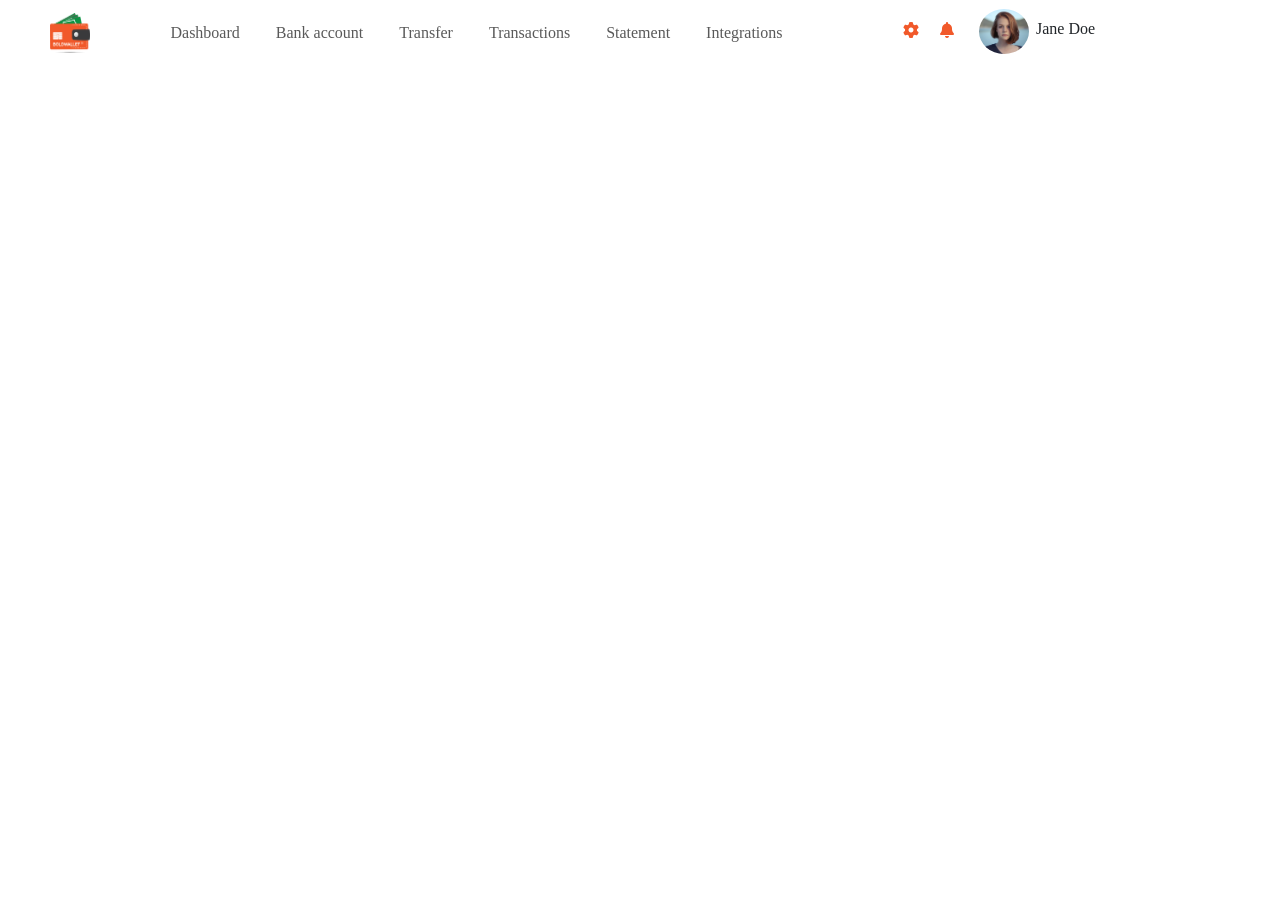
<file: dashboardhome.html>
<!DOCTYPE html>
<html lang="en">
  <head>
    <meta charset="UTF-8" />
    <meta http-equiv="X-UA-Compatible" content="IE=edge" />
    <meta name="viewport" content="width=device-width, initial-scale=1.0" />
    <title>Document</title>
    <link rel="preconnect" href="https://fonts.googleapis.com" />
    <link rel="preconnect" href="https://fonts.gstatic.com" crossorigin />
    <link
      href="https://fonts.googleapis.com/css2?family=Cabin:wght@700&display=swap"
      rel="stylesheet"
    />
    <link rel="stylesheet" href="/css/all.css" />
    <link
      href="https://cdn.jsdelivr.net/npm/bootstrap@5.1.3/dist/css/bootstrap.min.css"
      rel="stylesheet"
      integrity="sha384-1BmE4kWBq78iYhFldvKuhfTAU6auU8tT94WrHftjDbrCEXSU1oBoqyl2QvZ6jIW3"
      crossorigin="anonymous"
    />
    <link href="dashboard.css" rel="stylesheet" />
  </head>
  <body>
    <section id="nav">
      <nav class="navbar navbar-expand-lg navbar-light">
        <div class="container-fluid">
          <a class="navbar-brand" href="#">
            <img src="logo.png" alt="" width="40" height="40" />
          </a>
          <button
            class="navbar-toggler"
            type="button"
            data-bs-toggle="collapse"
            data-bs-target="#navbarNavAltMarkup"
            aria-controls="navbarNavAltMarkup"
            aria-expanded="false"
            aria-label="Toggle navigation"
          >
            <span class="navbar-toggler-icon"></span>
          </button>
          <div class="collapse navbar-collapse" id="navbarNavAltMarkup">
            <div class="navbar-nav col-8">
              <a class="nav-link" href="pricing.html">Dashboard</a>
              <a class="nav-link" href="solution.html">Bank account</a>
              <a class="nav-link">Transfer</a>
              <a class="nav-link">Transactions</a>
              <a class="nav-link">Statement</a>
              <a class="nav-link">Integrations</a>
            </div>
            <div class="container col-4 margin">
              <div class="row">
                <div class="col-1 padding-top-bottom icon-border">
                  <i class="fa-solid fa-gear text-orange"></i>
                </div>
                <div class="col-1 margin padding-top-bottom">
                  <i class="fa-solid fa-bell col-1 text-orange"></i>
                </div>

                <div class="col-2">
                  <img
                    src="userface.jpg"
                    alt="users profile"
                    class="profile-image"
                  />
                </div>
                <h6 class="regular-fonts col-3 padding-top-bottom">Jane Doe</h6>
              </div>
            </div>
          </div>
        </div>
      </nav>
    </section>
    <section id="body"></section>
  </body>
  <script
    src="https://cdn.jsdelivr.net/npm/bootstrap@5.1.3/dist/js/bootstrap.bundle.min.js"
    integrity="sha384-ka7Sk0Gln4gmtz2MlQnikT1wXgYsOg+OMhuP+IlRH9sENBO0LRn5q+8nbTov4+1p"
    crossorigin="anonymous"
  ></script>
</html>
</file>
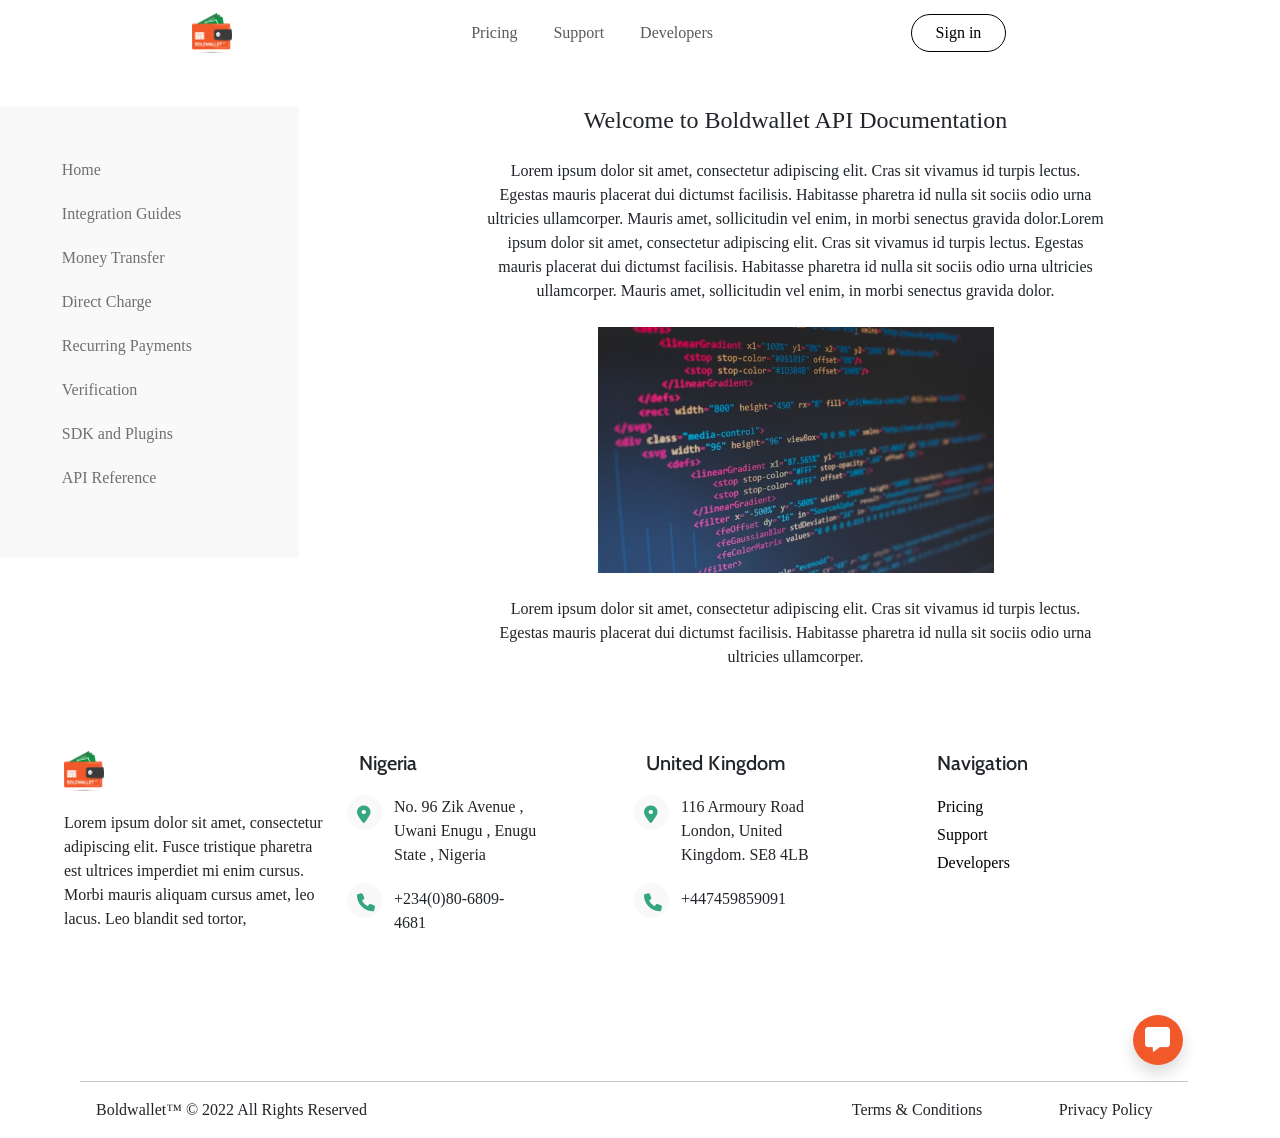
<file: developers.html>
<!DOCTYPE html>
<html lang="en">
  <head>
    <meta charset="UTF-8" />
    <meta http-equiv="X-UA-Compatible" content="IE=edge" />
    <meta name="viewport" content="width=device-width, initial-scale=1.0" />
    <title>Developers</title>
    <link rel="preconnect" href="https://fonts.googleapis.com" />
    <link rel="preconnect" href="https://fonts.gstatic.com" crossorigin />
    <link
      href="https://fonts.googleapis.com/css2?family=Cabin:wght@700&display=swap"
      rel="stylesheet"
    />
    <link rel="stylesheet" href="/css/all.css" />
    <link
      href="https://cdn.jsdelivr.net/npm/bootstrap@5.1.3/dist/css/bootstrap.min.css"
      rel="stylesheet"
      integrity="sha384-1BmE4kWBq78iYhFldvKuhfTAU6auU8tT94WrHftjDbrCEXSU1oBoqyl2QvZ6jIW3"
      crossorigin="anonymous"
    />
    <link href="style.css" rel="stylesheet" />
  </head>
  <body>
    <section id="developer-hero">
      <div class="container">
        <!-- the nav section -->
        <nav class="navbar navbar-expand-lg navbar-light">
          <div class="container-fluid">
            <a class="navbar-brand" href="#">
              <img src="logo.png" alt="" width="40" height="40" />
            </a>
            <button
              class="navbar-toggler"
              type="button"
              data-bs-toggle="collapse"
              data-bs-target="#navbarNavAltMarkup"
              aria-controls="navbarNavAltMarkup"
              aria-expanded="false"
              aria-label="Toggle navigation"
            >
              <span class="navbar-toggler-icon"></span>
            </button>
            <div class="collapse navbar-collapse" id="navbarNavAltMarkup">
              <div class="navbar-nav">
                <a class="nav-link" href="pricing.html">Pricing</a>
                <a class="nav-link" href="solution.html">Support</a>
                <a class="nav-link">Developers</a>
              </div>
              <button type="button" class="btn btn-outline-primary">
                Sign in
              </button>
            </div>
          </div>
        </nav>
        <!-- <div class="col-lg-12">
          <img src="Pattern.svg" alt="pattern" />
        </div> -->
      </div>
    </section>
    <section id="developer-sec">
      <div class="container-fluid">
        <div class="row">
          <div class="col-3 search-icon-color">
            <div class="container text-left solution-side-nav regular-fonts">
              <p class="solution-side-text">Home</p>
              <p class="solution-side-text">Integration Guides</p>
              <p class="solution-side-text">Money Transfer</p>
              <p class="solution-side-text">Direct Charge</p>
              <p class="solution-side-text">Recurring Payments</p>
              <p class="solution-side-text">Verification</p>
              <p class="solution-side-text">SDK and Plugins</p>
              <p class="solution-side-text">API Reference</p>
            </div>
          </div>
          <div class="col-9 margin">
            <div class="developer-section-text">
              <h4 class="regular-fonts inter-padding">
                Welcome to Boldwallet API Documentation
              </h4>
              <p
                class="regular-fonts solution-side-text inter-padding margin-bottom"
              >
                Lorem ipsum dolor sit amet, consectetur adipiscing elit. Cras
                sit vivamus id turpis lectus. Egestas mauris placerat dui
                dictumst facilisis. Habitasse pharetra id nulla sit sociis odio
                urna ultricies ullamcorper. Mauris amet, sollicitudin vel enim,
                in morbi senectus gravida dolor.Lorem ipsum dolor sit amet,
                consectetur adipiscing elit. Cras sit vivamus id turpis lectus.
                Egestas mauris placerat dui dictumst facilisis. Habitasse
                pharetra id nulla sit sociis odio urna ultricies ullamcorper.
                Mauris amet, sollicitudin vel enim, in morbi senectus gravida
                dolor.
              </p>
              <img
                src="code.jpg"
                alt="code"
                class="solution-side-text image-style margin-bottom"
              />
              <p class="regular-fonts solution-side-text">
                Lorem ipsum dolor sit amet, consectetur adipiscing elit. Cras
                sit vivamus id turpis lectus. Egestas mauris placerat dui
                dictumst facilisis. Habitasse pharetra id nulla sit sociis odio
                urna ultricies ullamcorper.
              </p>
            </div>
          </div>
        </div>
      </div>
    </section>
    <section id="footer">
      <div class="container-fluid">
        <div class="row margin-row text-left">
          <div class="col-3">
            <img
              src="logo.png"
              alt="logo"
              class="margin-bottom"
              width="40"
              height="40"
            />
            <p class="regular-fonts text-left">
              Lorem ipsum dolor sit amet, consectetur adipiscing elit. Fusce
              tristique pharetra est ultrices imperdiet mi enim cursus. Morbi
              mauris aliquam cursus amet, leo lacus. Leo blandit sed tortor,
            </p>
          </div>
          <div class="col-3 padding-sides">
            <h5 class="text-left margin-bottom">Nigeria</h5>
            <div class="row">
              <div class="row">
                <div class="container text-left row">
                  <i
                    class="fa-solid fa-location-dot icon-color col-3 icon-style text-lefts"
                  ></i>
                  <p class="text-left regular-fonts col-9">
                    No. 96 Zik Avenue , Uwani Enugu , Enugu State , Nigeria
                  </p>
                </div>
              </div>

              <div class="row">
                <div class="row">
                  <div class="container text-left row">
                    <i
                      class="fa-solid fa-phone icon-color col-3 icon-style text-lefts"
                    ></i>
                    <p class="text-left regular-fonts col-9 padding-top-little">
                      +234(0)80-6809-4681
                    </p>
                  </div>
                </div>
              </div>
            </div>
          </div>
          <div class="col-3">
            <h5 class="text-left margin-bottom">United Kingdom</h5>
            <div class="row">
              <div class="row">
                <div class="container text-left row">
                  <i
                    class="fa-solid fa-location-dot icon-color col-3 icon-style text-lefts"
                  ></i>
                  <p class="text-left regular-fonts col-9">
                    116 Armoury Road London, United Kingdom. SE8 4LB
                  </p>
                </div>
              </div>

              <div class="row">
                <div class="row">
                  <div class="container text-left row">
                    <i
                      class="fa-solid fa-phone icon-color col-3 icon-style text-lefts"
                    ></i>
                    <p class="text-left regular-fonts col-9 padding-top-little">
                      +447459859091
                    </p>
                  </div>
                </div>
              </div>
            </div>
          </div>
          <div class="col-3">
            <h5 class="text-left margin-bottom">Navigation</h5>
            <div class="row">
              <div class="row">
                <div class="container text-left row">
                  <a href="#" class="text-left regular-fonts col-9">Pricing</a>
                </div>
              </div>

              <div class="row">
                <div class="row">
                  <div class="container text-left row">
                    <a
                      href="#"
                      class="text-left regular-fonts col-9 padding-top-little"
                    >
                      Support
                    </a>
                  </div>
                </div>
                <div class="row">
                  <div class="container text-left row">
                    <a
                      href=""
                      class="text-left regular-fonts col-9 padding-top-little"
                    >
                      Developers
                    </a>
                  </div>
                </div>
              </div>
            </div>
          </div>
        </div>
        <div class="container padding-sides">
          <div class="circle-chat shadow">
            <i class="fa-solid fa-message icon-size"></i>
          </div>
          <hr />
          <div class="row">
            <div class="col-8">
              <p class="regular-fonts text-left padding-sides">
                Boldwallet™ © 2022 All Rights Reserved
              </p>
            </div>
            <div class="col-2 regular-fonts">
              <p>Terms & Conditions</p>
            </div>
            <div class="col-2 regular-fonts">Privacy Policy</div>
          </div>
        </div>
      </div>
    </section>
  </body>
  <script
    src="https://cdn.jsdelivr.net/npm/bootstrap@5.1.3/dist/js/bootstrap.bundle.min.js"
    integrity="sha384-ka7Sk0Gln4gmtz2MlQnikT1wXgYsOg+OMhuP+IlRH9sENBO0LRn5q+8nbTov4+1p"
    crossorigin="anonymous"
  ></script>
</html>
</file>
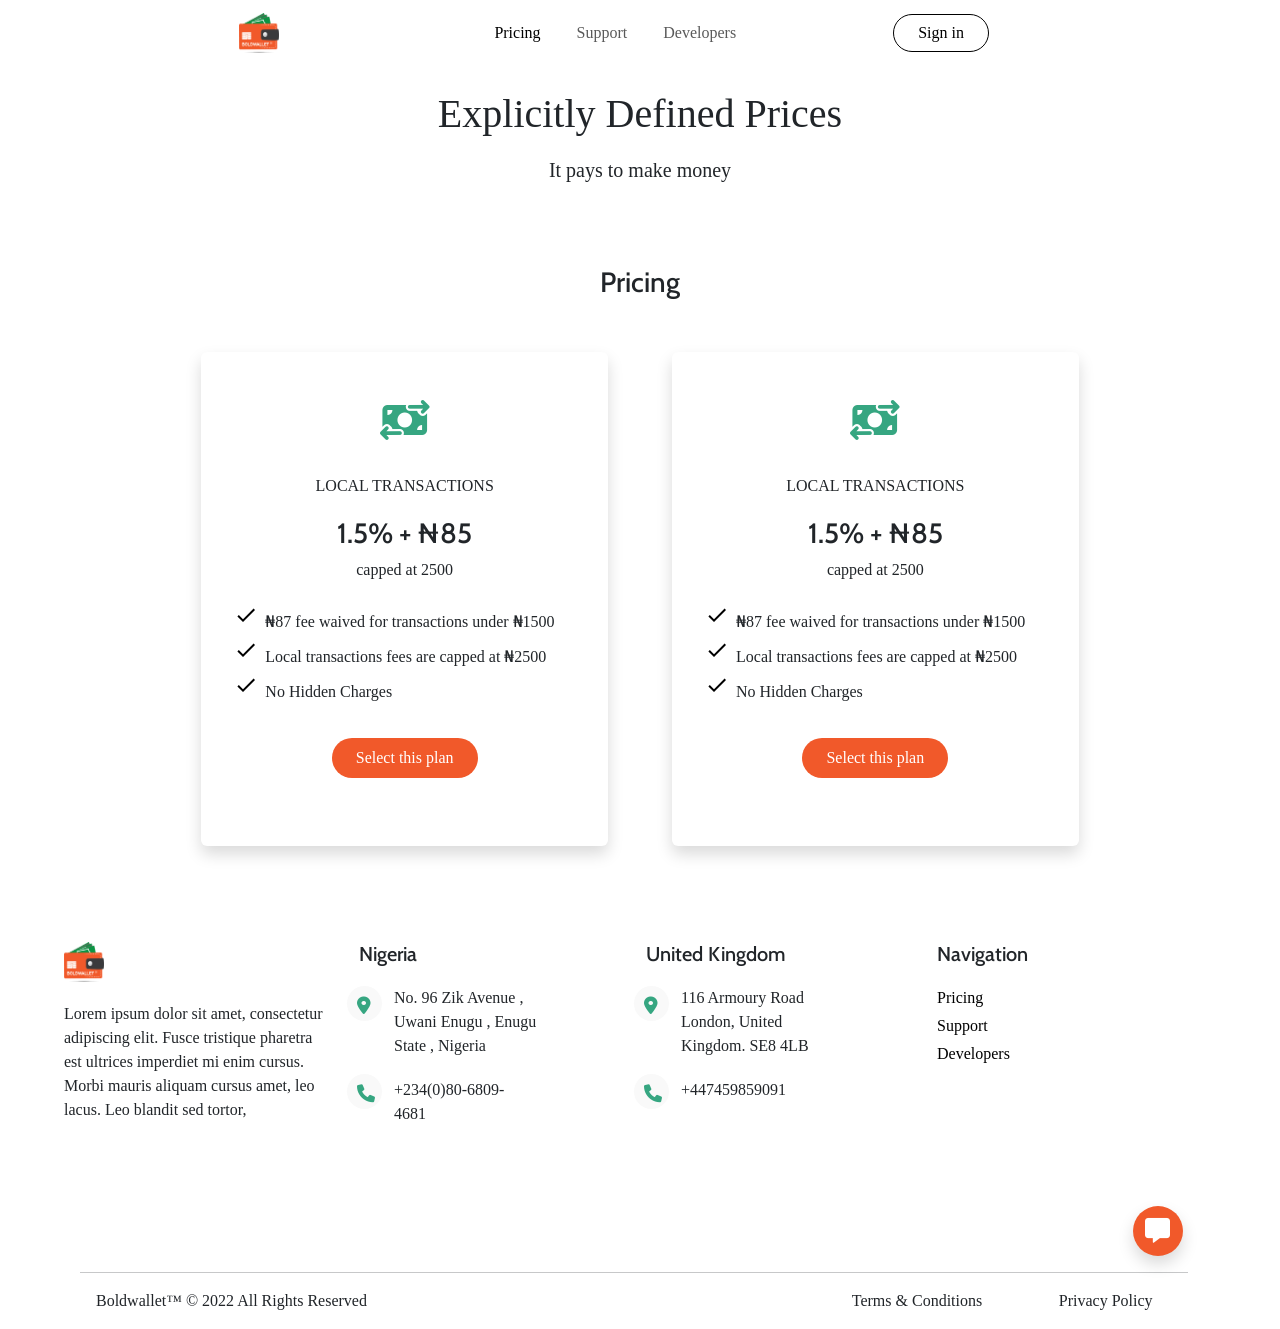
<file: pricing.html>
<!DOCTYPE html>
<html lang="en">
  <head>
    <meta charset="UTF-8" />
    <meta http-equiv="X-UA-Compatible" content="IE=edge" />
    <meta name="viewport" content="width=device-width, initial-scale=1.0" />
    <title>Pricing</title>
    <link rel="preconnect" href="https://fonts.googleapis.com" />
    <link rel="preconnect" href="https://fonts.gstatic.com" crossorigin />
    <link
      href="https://fonts.googleapis.com/css2?family=Cabin:wght@700&display=swap"
      rel="stylesheet"
    />
    <link rel="stylesheet" href="/css/all.css" />
    <link
      href="https://cdn.jsdelivr.net/npm/bootstrap@5.1.3/dist/css/bootstrap.min.css"
      rel="stylesheet"
      integrity="sha384-1BmE4kWBq78iYhFldvKuhfTAU6auU8tT94WrHftjDbrCEXSU1oBoqyl2QvZ6jIW3"
      crossorigin="anonymous"
    />
    <link href="style.css" rel="stylesheet" />
  </head>
  <body>
    <section id="hero">
      <div class="container">
        <!-- the nav section -->
        <nav class="navbar navbar-expand-lg navbar-light">
          <div class="container-fluid">
            <a class="navbar-brand" href="#">
              <img src="logo.png" alt="" width="40" height="40" />
            </a>
            <button
              class="navbar-toggler"
              type="button"
              data-bs-toggle="collapse"
              data-bs-target="#navbarNavAltMarkup"
              aria-controls="navbarNavAltMarkup"
              aria-expanded="false"
              aria-label="Toggle navigation"
            >
              <span class="navbar-toggler-icon"></span>
            </button>
            <div class="collapse navbar-collapse" id="navbarNavAltMarkup">
              <div class="navbar-nav">
                <a class="nav-link active" href="#">Pricing</a>
                <a class="nav-link" href="#">Support</a>
                <a class="nav-link">Developers</a>
              </div>
              <button type="button" class="btn btn-outline-primary">
                Sign in
              </button>
            </div>
          </div>
        </nav>
        <div class="container hero-container">
          <h3
            class="regular-fonts margin explicitly-defined padding-top-little"
          >
            Explicitly Defined Prices
          </h3>
          <p class="regular-fonts margin it-pays-font">It pays to make money</p>
        </div>
        <!-- <div class="col-lg-12">
          <img src="Pattern.svg" alt="pattern" />
        </div> -->
      </div>
    </section>
    <section id="pricing">
      <div class="container">
        <h3 class="padding margin-bottom">Pricing</h3>
        <div class="container">
          <div class="row margin">
            <div
              class="card col-5 padding-sides border-none bg shadow pricing-card"
            >
              <div class="card-body">
                <i
                  class="fa-solid fa-money-bill-transfer icon-color margin-bottom"
                ></i>
                <h6 class="regular-fonts inter-padding">LOCAL TRANSACTIONS</h6>
                <h3 class="">1.5% + ₦85</h3>
                <p class="regular-fonts">capped at 2500</p>
                <ul class="text-left card-subtext inter-padding">
                  <li>₦87 fee waived for transactions under ₦1500</li>
                  <li>Local transactions fees are capped at ₦2500</li>
                  <li>No Hidden Charges</li>
                </ul>
                <button
                  type="button"
                  class="btn btn-primary hero-button margin-bottom"
                >
                  Select this plan
                </button>
              </div>
            </div>
            <div
              class="card col-5 padding-sides border-none bg shadow pricing-card"
            >
              <div class="card-body">
                <i
                  class="fa-solid fa-money-bill-transfer icon-color margin-bottom"
                ></i>
                <h6 class="regular-fonts inter-padding">LOCAL TRANSACTIONS</h6>
                <h3 class="">1.5% + ₦85</h3>
                <p class="regular-fonts">capped at 2500</p>
                <ul class="text-left card-subtext inter-padding">
                  <li>₦87 fee waived for transactions under ₦1500</li>
                  <li>Local transactions fees are capped at ₦2500</li>
                  <li>No Hidden Charges</li>
                </ul>
                <button
                  type="button"
                  class="btn btn-primary hero-button margin-bottom"
                >
                  Select this plan
                </button>
              </div>
            </div>
          </div>
        </div>
      </div>
    </section>
    <section id="footer">
      <div class="container-fluid">
        <div class="row margin-row text-left">
          <div class="col-3">
            <img
              src="logo.png"
              alt="logo"
              class="margin-bottom"
              width="40"
              height="40"
            />
            <p class="regular-fonts text-left">
              Lorem ipsum dolor sit amet, consectetur adipiscing elit. Fusce
              tristique pharetra est ultrices imperdiet mi enim cursus. Morbi
              mauris aliquam cursus amet, leo lacus. Leo blandit sed tortor,
            </p>
          </div>
          <div class="col-3 padding-sides">
            <h5 class="text-left margin-bottom">Nigeria</h5>
            <div class="row">
              <div class="row">
                <div class="container text-left row">
                  <i
                    class="fa-solid fa-location-dot icon-color col-3 icon-style text-lefts"
                  ></i>
                  <p class="text-left regular-fonts col-9">
                    No. 96 Zik Avenue , Uwani Enugu , Enugu State , Nigeria
                  </p>
                </div>
              </div>

              <div class="row">
                <div class="row">
                  <div class="container text-left row">
                    <i
                      class="fa-solid fa-phone icon-color col-3 icon-style text-lefts"
                    ></i>
                    <p class="text-left regular-fonts col-9 padding-top-little">
                      +234(0)80-6809-4681
                    </p>
                  </div>
                </div>
              </div>
            </div>
          </div>
          <div class="col-3">
            <h5 class="text-left margin-bottom">United Kingdom</h5>
            <div class="row">
              <div class="row">
                <div class="container text-left row">
                  <i
                    class="fa-solid fa-location-dot icon-color col-3 icon-style text-lefts"
                  ></i>
                  <p class="text-left regular-fonts col-9">
                    116 Armoury Road London, United Kingdom. SE8 4LB
                  </p>
                </div>
              </div>

              <div class="row">
                <div class="row">
                  <div class="container text-left row">
                    <i
                      class="fa-solid fa-phone icon-color col-3 icon-style text-lefts"
                    ></i>
                    <p class="text-left regular-fonts col-9 padding-top-little">
                      +447459859091
                    </p>
                  </div>
                </div>
              </div>
            </div>
          </div>
          <div class="col-3">
            <h5 class="text-left margin-bottom">Navigation</h5>
            <div class="row">
              <div class="row">
                <div class="container text-left row">
                  <a href="#" class="text-left regular-fonts col-9">Pricing</a>
                </div>
              </div>

              <div class="row">
                <div class="row">
                  <div class="container text-left row">
                    <a
                      href="#"
                      class="text-left regular-fonts col-9 padding-top-little"
                    >
                      Support
                    </a>
                  </div>
                </div>
                <div class="row">
                  <div class="container text-left row">
                    <a
                      href=""
                      class="text-left regular-fonts col-9 padding-top-little"
                    >
                      Developers
                    </a>
                  </div>
                </div>
              </div>
            </div>
          </div>
        </div>
        <div class="container padding-sides">
          <div class="circle-chat shadow">
            <i class="fa-solid fa-message icon-color icon-size"></i>
          </div>
          <hr />
          <div class="row">
            <div class="col-8">
              <p class="regular-fonts text-left padding-sides">
                Boldwallet™ © 2022 All Rights Reserved
              </p>
            </div>
            <div class="col-2 regular-fonts">
              <p>Terms & Conditions</p>
            </div>
            <div class="col-2 regular-fonts">Privacy Policy</div>
          </div>
        </div>
      </div>
    </section>
    <script
      src="https://cdn.jsdelivr.net/npm/bootstrap@5.1.3/dist/js/bootstrap.bundle.min.js"
      integrity="sha384-ka7Sk0Gln4gmtz2MlQnikT1wXgYsOg+OMhuP+IlRH9sENBO0LRn5q+8nbTov4+1p"
      crossorigin="anonymous"
    ></script>
  </body>
</html>
</file>
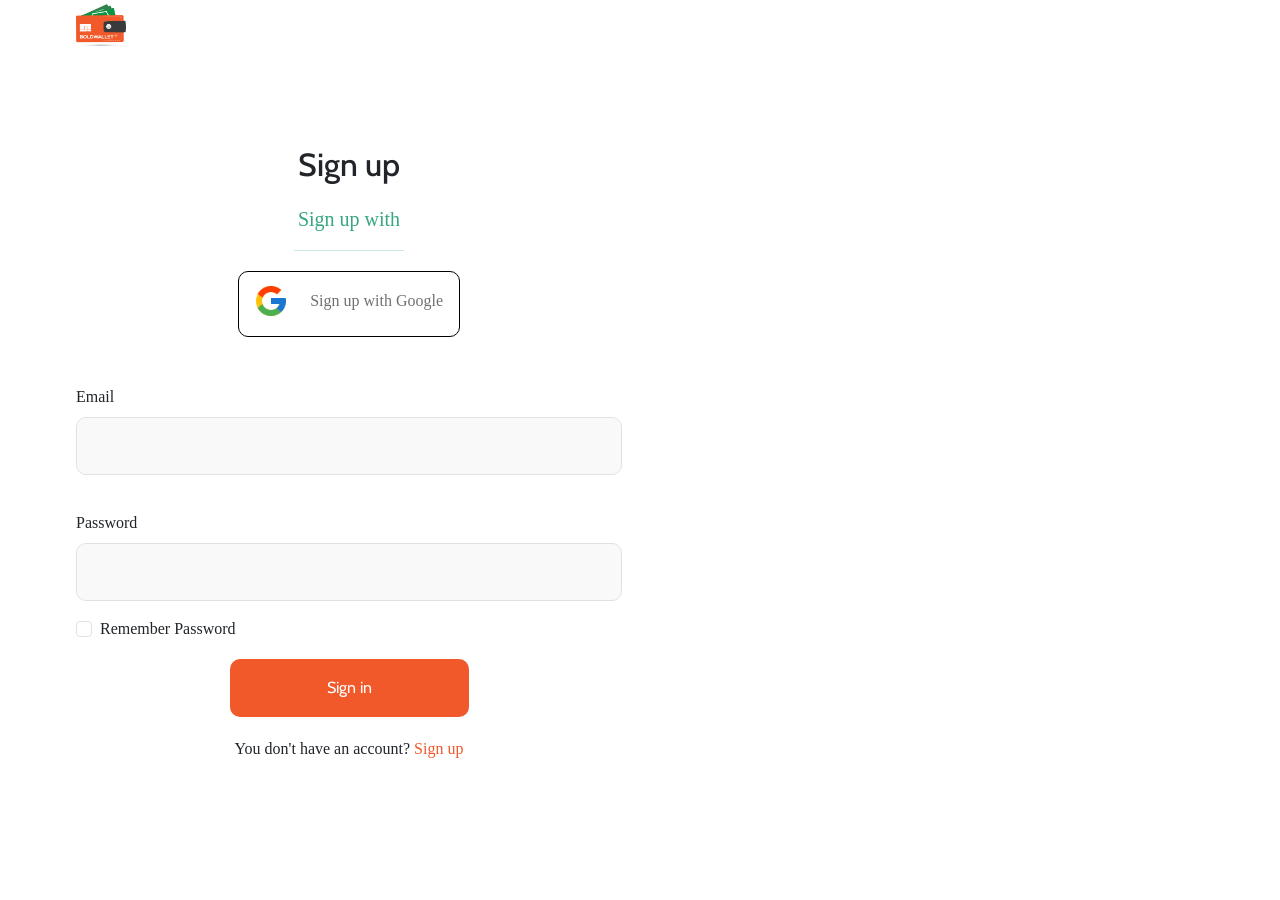
<file: SignIn.html>
<!DOCTYPE html>
<html lang="en">
  <head>
    <meta charset="UTF-8" />
    <meta http-equiv="X-UA-Compatible" content="IE=edge" />
    <meta name="viewport" content="width=device-width, initial-scale=1.0" />
    <title>Sign In</title>
    <link rel="preconnect" href="https://fonts.googleapis.com" />
    <link rel="preconnect" href="https://fonts.gstatic.com" crossorigin />
    <link
      href="https://fonts.googleapis.com/css2?family=Cabin:wght@700&display=swap"
      rel="stylesheet"
    />
    <link rel="stylesheet" href="/css/all.css" />
    <link
      href="https://cdn.jsdelivr.net/npm/bootstrap@5.1.3/dist/css/bootstrap.min.css"
      rel="stylesheet"
      integrity="sha384-1BmE4kWBq78iYhFldvKuhfTAU6auU8tT94WrHftjDbrCEXSU1oBoqyl2QvZ6jIW3"
      crossorigin="anonymous"
    />
    <link href="style.css" rel="stylesheet" />
  </head>
  <body>
    <section id="signin">
      <div class="container-fluid">
        <div class="container text-left">
          <img src="logo.png " alt="logo" class="logo-style" />
        </div>
        <div class="container">
          <div class="row">
            <div class="col-6">
              <h2 class="margin-bottom padding">Sign up</h2>
              <div class="container padding-sign-signup margin-bottom">
                <p class="regular-fonts icon-color it-pays-font">
                  Sign up with
                </p>
                <hr class="icon-color" />
              </div>
              <button
                type="button"
                class="btn btn-outline-primary google-btn padding-none sign-up-texts inter-padding padding"
              >
                <div class="container padding-none">
                  <div class="row margin">
                    <div class="col-3">
                      <img
                        src="google-logo.png "
                        alt="google"
                        class="google-logo padding-top-little"
                      />
                    </div>
                    <div class="col-9 margin sign-up-text">
                      <p
                        class="regular-fonts search-icon-color padding-top-little"
                      >
                        Sign up with Google
                      </p>
                    </div>
                  </div>
                </div>
              </button>
              <form class="row g-3 regular-fonts text-left padding">
                <div class="col-md-12 margin-bottom">
                  <label for="inputEmail4" class="form-label">Email</label>
                  <input
                    type="email"
                    class="form-control form-input-style"
                    id="inputEmail4"
                  />
                </div>
                <div class="col-md-12">
                  <label for="inputPassword4" class="form-label"
                    >Password</label
                  >
                  <input
                    type="password"
                    class="form-control form-input-style"
                    id="inputPassword4"
                  />
                </div>
                <div class="col-12">
                  <div class="form-check">
                    <input
                      class="form-check-input"
                      type="checkbox"
                      id="gridCheck"
                    />
                    <label class="form-check-label" for="gridCheck">
                      <p>Remember Password</p>
                    </label>
                  </div>
                </div>
              </form>
              <div class="col-12">
                <button type="submit" class="btn Sign-btn margin-bottom">
                  Sign in
                </button>
              </div>
              <p class="regular-fonts">
                You don't have an account?<span
                  class="regular-fonts text-orange"
                >
                  Sign up</span
                >
              </p>
            </div>
            <div class="col-4"></div>
          </div>
        </div>
      </div>
    </section>
  </body>
  <script
    src="https://cdn.jsdelivr.net/npm/bootstrap@5.1.3/dist/js/bootstrap.bundle.min.js"
    integrity="sha384-ka7Sk0Gln4gmtz2MlQnikT1wXgYsOg+OMhuP+IlRH9sENBO0LRn5q+8nbTov4+1p"
    crossorigin="anonymous"
  ></script>
</html>
</file>
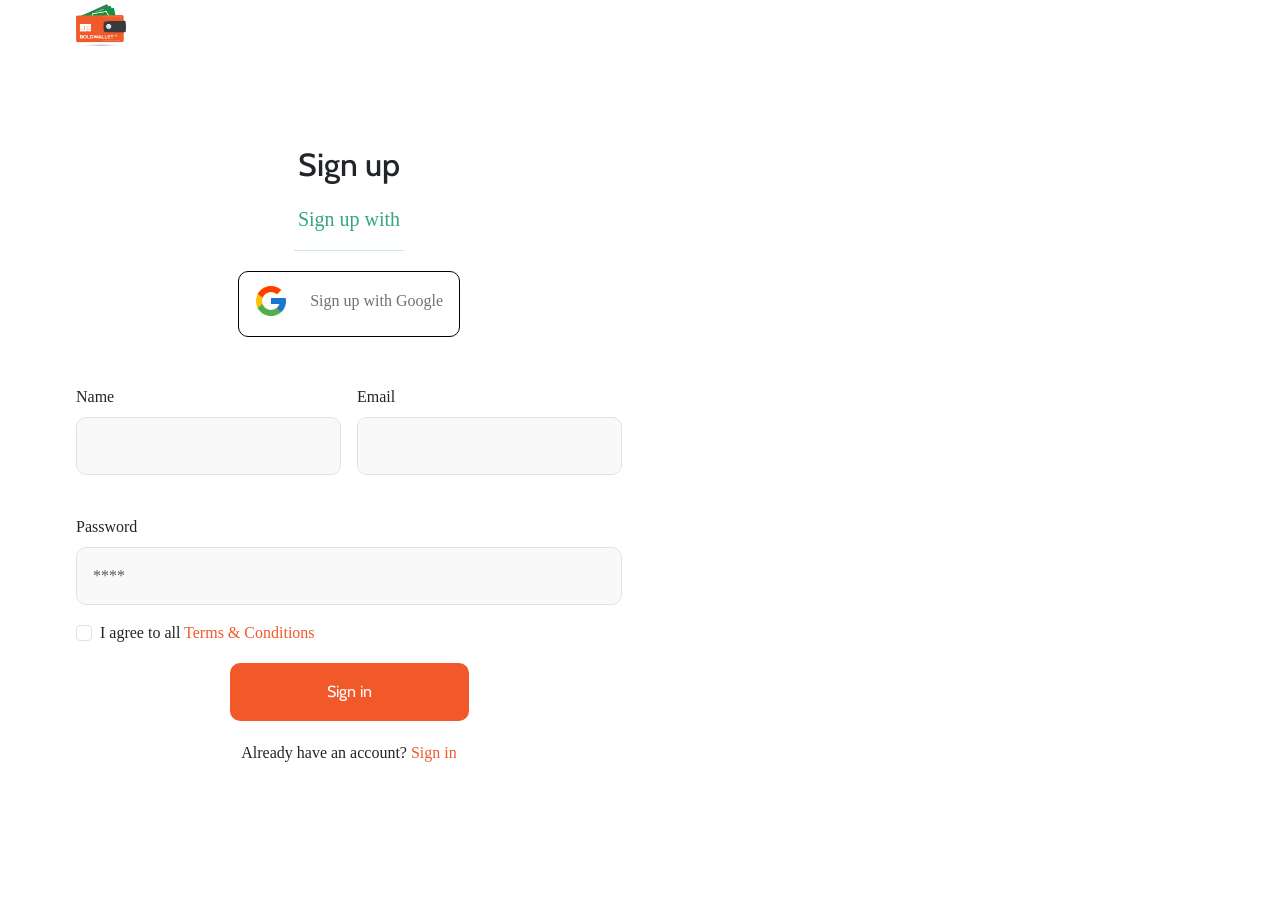
<file: signup.html>
<!DOCTYPE html>
<html lang="en">
  <head>
    <meta charset="UTF-8" />
    <meta http-equiv="X-UA-Compatible" content="IE=edge" />
    <meta name="viewport" content="width=device-width, initial-scale=1.0" />
    <title>Document</title>
    <link rel="preconnect" href="https://fonts.googleapis.com" />
    <link rel="preconnect" href="https://fonts.gstatic.com" crossorigin />
    <link
      href="https://fonts.googleapis.com/css2?family=Cabin:wght@700&display=swap"
      rel="stylesheet"
    />
    <link rel="stylesheet" href="/css/all.css" />
    <link
      href="https://cdn.jsdelivr.net/npm/bootstrap@5.1.3/dist/css/bootstrap.min.css"
      rel="stylesheet"
      integrity="sha384-1BmE4kWBq78iYhFldvKuhfTAU6auU8tT94WrHftjDbrCEXSU1oBoqyl2QvZ6jIW3"
      crossorigin="anonymous"
    />
    <link href="style.css" rel="stylesheet" />
  </head>
  <body>
    <section id="sign-up">
      <div class="container-fluid">
        <div class="container text-left">
          <img src="logo.png " alt="logo" class="logo-style" />
        </div>
        <div class="container">
          <div class="row">
            <div class="col-6">
              <h2 class="margin-bottom padding">Sign up</h2>
              <div class="container padding-sign-signup margin-bottom">
                <p class="regular-fonts icon-color it-pays-font">
                  Sign up with
                </p>
                <hr class="icon-color" />
              </div>
              <button
                type="button"
                class="btn btn-outline-primary google-btn padding-none sign-up-texts inter-padding padding"
              >
                <div class="container padding-none">
                  <div class="row margin">
                    <div class="col-3">
                      <img
                        src="google-logo.png "
                        alt="google"
                        class="google-logo padding-top-little"
                      />
                    </div>
                    <div class="col-9 margin sign-up-text">
                      <p
                        class="regular-fonts search-icon-color padding-top-little"
                      >
                        Sign up with Google
                      </p>
                    </div>
                  </div>
                </div>
              </button>
              <form class="row g-3 regular-fonts text-left padding">
                <div class="col-md-6 margin-bottom">
                  <label for="inputEmail4" class="form-label">Name</label>
                  <input
                    type="email"
                    class="form-control form-input-style"
                    id="inputEmail4"
                  />
                </div>
                <div class="col-md-6">
                  <label for="inputPassword4" class="form-label">Email</label>
                  <input
                    type="password"
                    class="form-control form-input-style"
                    id="inputPassword4"
                  />
                </div>
                <div class="col-12">
                  <label
                    for="inputAddress"
                    class="form-label padding-top-little"
                    >Password</label
                  >
                  <input
                    type="text"
                    class="form-control form-input-style"
                    id="inputAddress"
                    placeholder="****"
                  />
                </div>

                <div class="col-12">
                  <div class="form-check">
                    <input
                      class="form-check-input"
                      type="checkbox"
                      id="gridCheck"
                    />
                    <label class="form-check-label" for="gridCheck">
                      <p>
                        I agree to all
                        <span class="text-orange margin-bottom">
                          Terms & Conditions</span
                        >
                      </p>
                    </label>
                  </div>
                </div>
              </form>
              <div class="col-12">
                <button type="submit" class="btn Sign-btn margin-bottom">
                  Sign in
                </button>
              </div>
              <p class="regular-fonts">
                Already have an account?<span class="regular-fonts text-orange">
                  Sign in</span
                >
              </p>
            </div>
            <div class="col-4"></div>
          </div>
        </div>
      </div>
    </section>
  </body>
  <script
    src="https://cdn.jsdelivr.net/npm/bootstrap@5.1.3/dist/js/bootstrap.bundle.min.js"
    integrity="sha384-ka7Sk0Gln4gmtz2MlQnikT1wXgYsOg+OMhuP+IlRH9sENBO0LRn5q+8nbTov4+1p"
    crossorigin="anonymous"
  ></script>
</html>
</file>
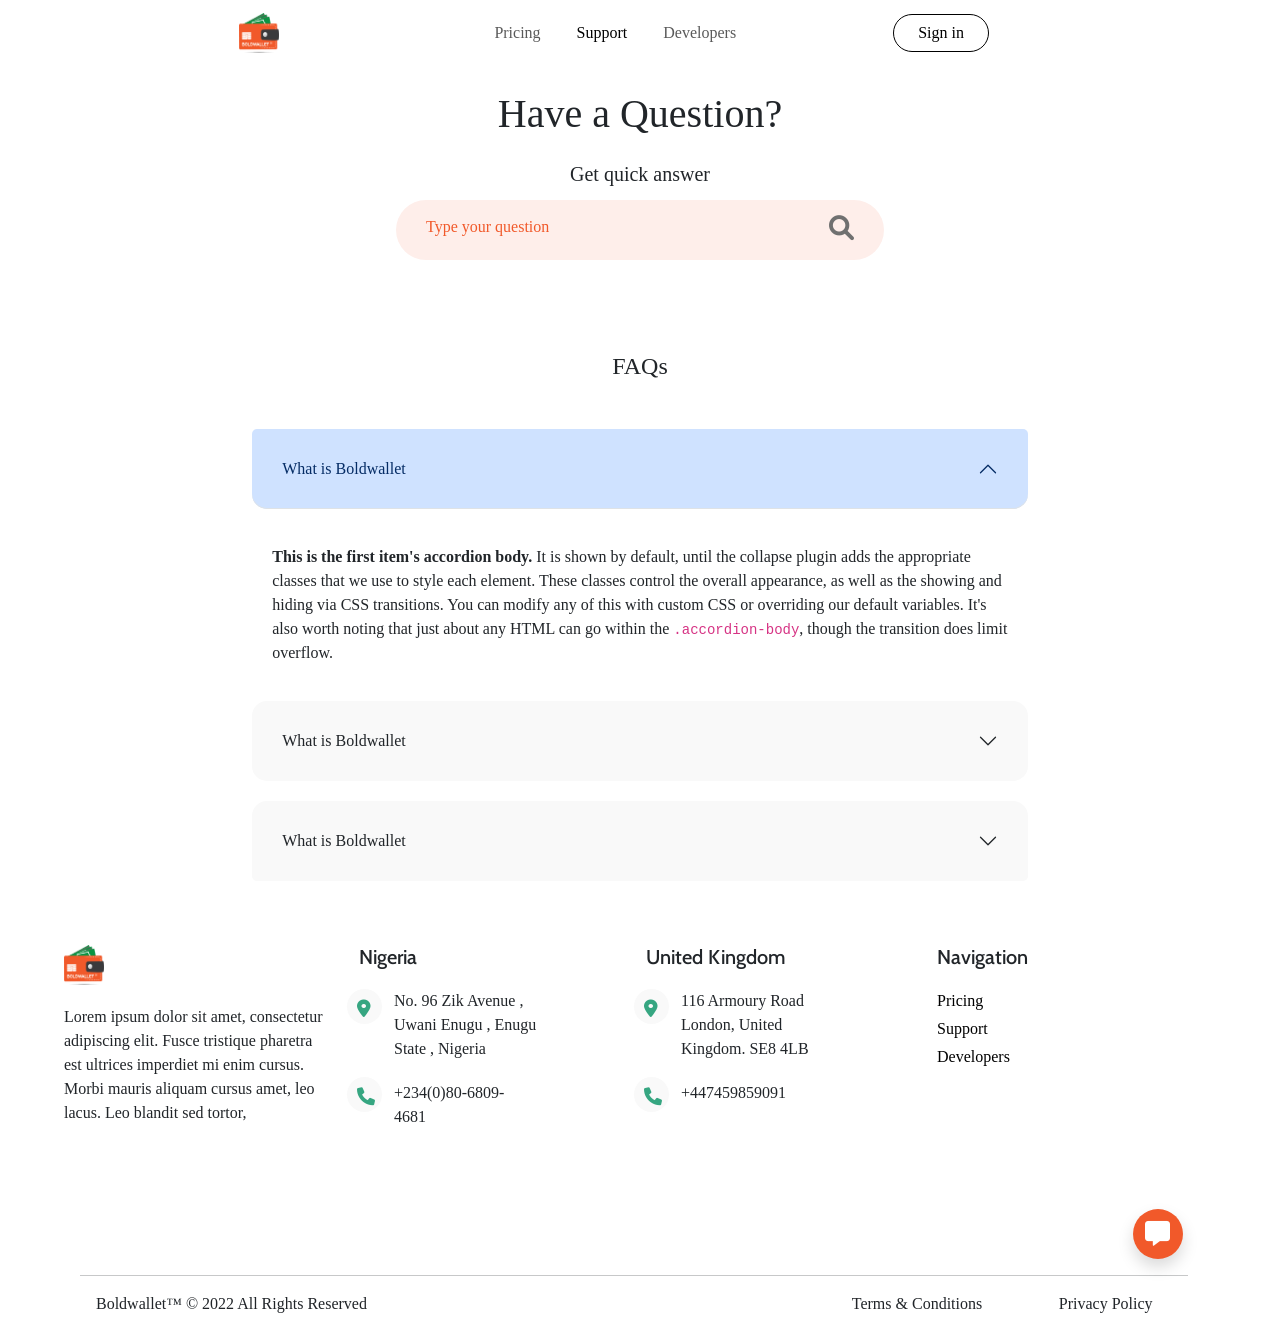
<file: solution.html>
<!DOCTYPE html>
<html lang="en">
  <head>
    <meta charset="UTF-8" />
    <meta http-equiv="X-UA-Compatible" content="IE=edge" />
    <meta name="viewport" content="width=device-width, initial-scale=1.0" />
    <title>Solution</title>
    <link rel="preconnect" href="https://fonts.googleapis.com" />
    <link rel="preconnect" href="https://fonts.gstatic.com" crossorigin />
    <link
      href="https://fonts.googleapis.com/css2?family=Cabin:wght@700&display=swap"
      rel="stylesheet"
    />
    <link rel="stylesheet" href="/css/all.css" />
    <link
      href="https://cdn.jsdelivr.net/npm/bootstrap@5.1.3/dist/css/bootstrap.min.css"
      rel="stylesheet"
      integrity="sha384-1BmE4kWBq78iYhFldvKuhfTAU6auU8tT94WrHftjDbrCEXSU1oBoqyl2QvZ6jIW3"
      crossorigin="anonymous"
    />
    <link href="style.css" rel="stylesheet" />
  </head>
  <body>
    <section id="hero">
      <div class="container margin-bottom">
        <!-- the nav section -->
        <nav class="navbar navbar-expand-lg navbar-light">
          <div class="container-fluid">
            <a class="navbar-brand" href="#">
              <img src="logo.png" alt="" width="40" height="40" />
            </a>
            <button
              class="navbar-toggler"
              type="button"
              data-bs-toggle="collapse"
              data-bs-target="#navbarNavAltMarkup"
              aria-controls="navbarNavAltMarkup"
              aria-expanded="false"
              aria-label="Toggle navigation"
            >
              <span class="navbar-toggler-icon"></span>
            </button>
            <div class="collapse navbar-collapse" id="navbarNavAltMarkup">
              <div class="navbar-nav">
                <a class="nav-link" href="#">Pricing</a>
                <a class="nav-link active" href="#">Support</a>
                <a class="nav-link">Developers</a>
              </div>
              <button type="button" class="btn btn-outline-primary">
                Sign in
              </button>
            </div>
          </div>
        </nav>
        <div class="container hero-container">
          <h3
            class="regular-fonts margin explicitly-defined padding-top-little"
          >
            Have a Question?
          </h3>
          <p
            class="regular-fonts margin it-pays-font padding-top-little inter-padding"
          >
            Get quick answer
          </p>
          <div class="container border-container margin">
            <div class="row">
              <div class="col-6">
                <p class="text-left regular-fonts small-font">
                  Type your question
                </p>
              </div>
              <div class="col-6 text-right">
                <i
                  class="fa-solid fa-magnifying-glass icon-color icon-size search-icon-color"
                ></i>
              </div>
            </div>
          </div>
        </div>
        <!-- <div class="col-lg-12">
          <img src="Pattern.svg" alt="pattern" />
        </div> -->
      </div>
    </section>
    <section id="frequently-asked-questions">
      <div class="container margin padding-sides">
        <h4 class="margin regular-fonts padding margin-bottom">FAQs</h4>
        <div
          class="accordion padding sizing-containers margin"
          id="accordionPanelsStayOpenExample"
        >
          <div class="accordion-item border-none margin-bottom">
            <h2 class="accordion-header" id="panelsStayOpen-headingOne">
              <button
                class="accordion-button regular-fonts border-radius margin-bottom"
                type="button"
                data-bs-toggle="collapse"
                data-bs-target="#panelsStayOpen-collapseOne"
                aria-expanded="true"
                aria-controls="panelsStayOpen-collapseOne"
              >
                What is Boldwallet
              </button>
            </h2>
            <div
              id="panelsStayOpen-collapseOne"
              class="accordion-collapse collapse show"
              aria-labelledby="panelsStayOpen-headingOne"
            >
              <div class="accordion-body text-left regular-fonts">
                <strong>This is the first item's accordion body.</strong> It is
                shown by default, until the collapse plugin adds the appropriate
                classes that we use to style each element. These classes control
                the overall appearance, as well as the showing and hiding via
                CSS transitions. You can modify any of this with custom CSS or
                overriding our default variables. It's also worth noting that
                just about any HTML can go within the
                <code>.accordion-body</code>, though the transition does limit
                overflow.
              </div>
            </div>
          </div>
          <div class="accordion-item border-none margin-bottom">
            <h2
              class="accordion-header border-none"
              id="panelsStayOpen-headingTwo"
            >
              <button
                class="accordion-button collapsed regular-fonts border-radius padding-top-little"
                type="button"
                data-bs-toggle="collapse"
                data-bs-target="#panelsStayOpen-collapseTwo"
                aria-expanded="false"
                aria-controls="panelsStayOpen-collapseTwo"
              >
                What is Boldwallet
              </button>
            </h2>
            <div
              id="panelsStayOpen-collapseTwo"
              class="accordion-collapse collapse"
              aria-labelledby="panelsStayOpen-headingTwo"
            >
              <div class="accordion-body text-left regular-fonts">
                <strong>This is the second item's accordion body.</strong> It is
                hidden by default, until the collapse plugin adds the
                appropriate classes that we use to style each element. These
                classes control the overall appearance, as well as the showing
                and hiding via CSS transitions. You can modify any of this with
                custom CSS or overriding our default variables. It's also worth
                noting that just about any HTML can go within the
                <code>.accordion-body</code>, though the transition does limit
                overflow.
              </div>
            </div>
          </div>
          <div class="accordion-item border-none margin-bottoms">
            <h2 class="accordion-header" id="panelsStayOpen-headingThree">
              <button
                class="accordion-button collapsed border-radius regular-fonts"
                type="button"
                data-bs-toggle="collapse"
                data-bs-target="#panelsStayOpen-collapseThree"
                aria-expanded="false"
                aria-controls="panelsStayOpen-collapseThree"
              >
                What is Boldwallet
              </button>
            </h2>
            <div
              id="panelsStayOpen-collapseThree"
              class="accordion-collapse collapse"
              aria-labelledby="panelsStayOpen-headingThree"
            >
              <div class="accordion-body text-left regular-fonts">
                <strong>This is the third item's accordion body.</strong> It is
                hidden by default, until the collapse plugin adds the
                appropriate classes that we use to style each element. These
                classes control the overall appearance, as well as the showing
                and hiding via CSS transitions. You can modify any of this with
                custom CSS or overriding our default variables. It's also worth
                noting that just about any HTML can go within the
                <code>.accordion-body</code>, though the transition does limit
                overflow.
              </div>
            </div>
          </div>
        </div>
      </div>
    </section>
    <section id="footer">
      <div class="container-fluid">
        <div class="row margin-row text-left">
          <div class="col-3">
            <img
              src="logo.png"
              alt="logo"
              class="margin-bottom"
              width="40"
              height="40"
            />
            <p class="regular-fonts text-left">
              Lorem ipsum dolor sit amet, consectetur adipiscing elit. Fusce
              tristique pharetra est ultrices imperdiet mi enim cursus. Morbi
              mauris aliquam cursus amet, leo lacus. Leo blandit sed tortor,
            </p>
          </div>
          <div class="col-3 padding-sides">
            <h5 class="text-left margin-bottom">Nigeria</h5>
            <div class="row">
              <div class="row">
                <div class="container text-left row">
                  <i
                    class="fa-solid fa-location-dot icon-color col-3 icon-style text-lefts"
                  ></i>
                  <p class="text-left regular-fonts col-9">
                    No. 96 Zik Avenue , Uwani Enugu , Enugu State , Nigeria
                  </p>
                </div>
              </div>

              <div class="row">
                <div class="row">
                  <div class="container text-left row">
                    <i
                      class="fa-solid fa-phone icon-color col-3 icon-style text-lefts"
                    ></i>
                    <p class="text-left regular-fonts col-9 padding-top-little">
                      +234(0)80-6809-4681
                    </p>
                  </div>
                </div>
              </div>
            </div>
          </div>
          <div class="col-3">
            <h5 class="text-left margin-bottom">United Kingdom</h5>
            <div class="row">
              <div class="row">
                <div class="container text-left row">
                  <i
                    class="fa-solid fa-location-dot icon-color col-3 icon-style text-lefts"
                  ></i>
                  <p class="text-left regular-fonts col-9">
                    116 Armoury Road London, United Kingdom. SE8 4LB
                  </p>
                </div>
              </div>

              <div class="row">
                <div class="row">
                  <div class="container text-left row">
                    <i
                      class="fa-solid fa-phone icon-color col-3 icon-style text-lefts"
                    ></i>
                    <p class="text-left regular-fonts col-9 padding-top-little">
                      +447459859091
                    </p>
                  </div>
                </div>
              </div>
            </div>
          </div>
          <div class="col-3">
            <h5 class="text-left margin-bottom">Navigation</h5>
            <div class="row">
              <div class="row">
                <div class="container text-left row">
                  <a href="#" class="text-left regular-fonts col-9">Pricing</a>
                </div>
              </div>

              <div class="row">
                <div class="row">
                  <div class="container text-left row">
                    <a
                      href="#"
                      class="text-left regular-fonts col-9 padding-top-little"
                    >
                      Support
                    </a>
                  </div>
                </div>
                <div class="row">
                  <div class="container text-left row">
                    <a
                      href=""
                      class="text-left regular-fonts col-9 padding-top-little"
                    >
                      Developers
                    </a>
                  </div>
                </div>
              </div>
            </div>
          </div>
        </div>
        <div class="container padding-sides">
          <div class="circle-chat shadow">
            <i class="fa-solid fa-message icon-size"></i>
          </div>
          <hr />
          <div class="row">
            <div class="col-8">
              <p class="regular-fonts text-left padding-sides">
                Boldwallet™ © 2022 All Rights Reserved
              </p>
            </div>
            <div class="col-2 regular-fonts">
              <p>Terms & Conditions</p>
            </div>
            <div class="col-2 regular-fonts">Privacy Policy</div>
          </div>
        </div>
      </div>
    </section>
    <script
      src="https://cdn.jsdelivr.net/npm/bootstrap@5.1.3/dist/js/bootstrap.bundle.min.js"
      integrity="sha384-ka7Sk0Gln4gmtz2MlQnikT1wXgYsOg+OMhuP+IlRH9sENBO0LRn5q+8nbTov4+1p"
      crossorigin="anonymous"
    ></script>
  </body>
</html>
</file>
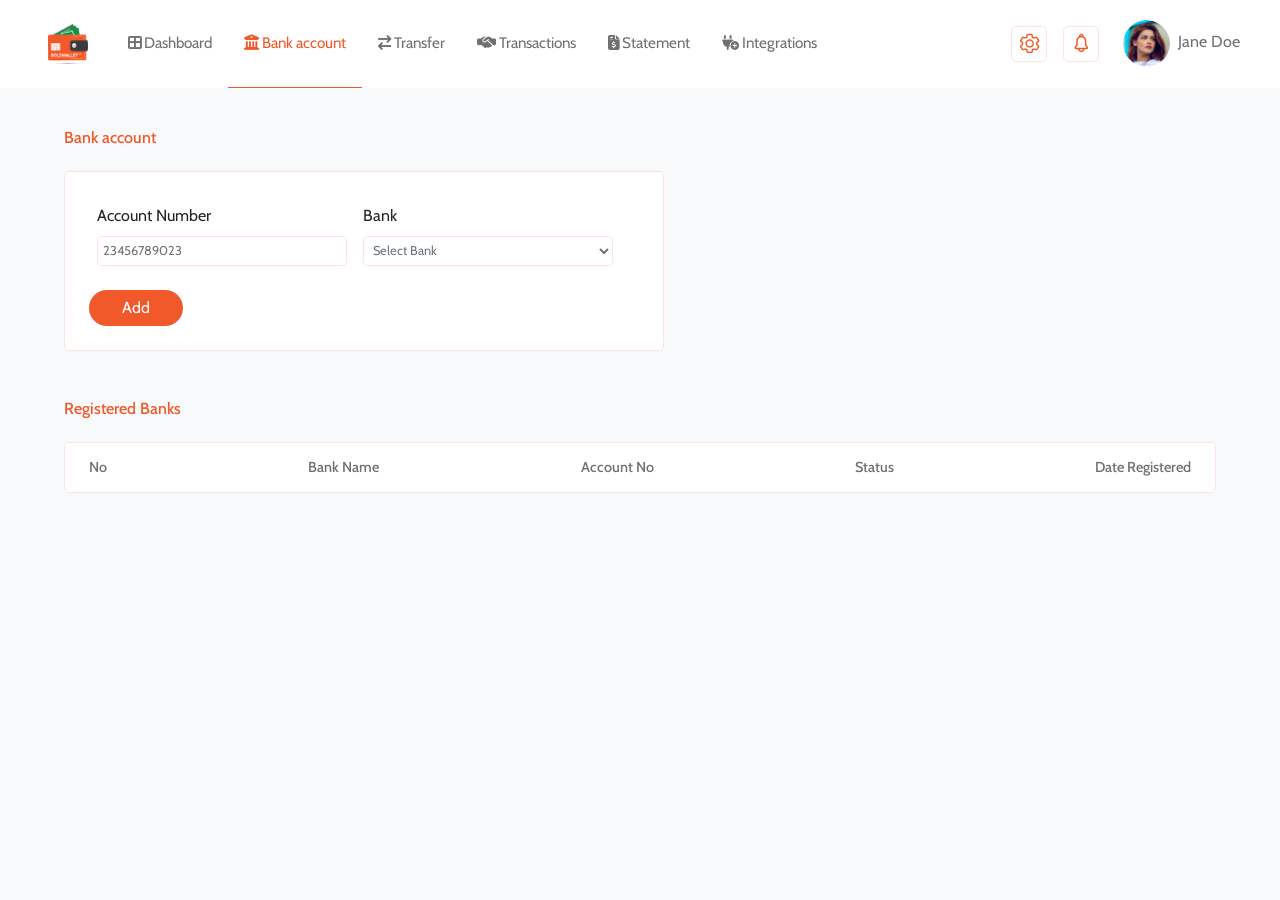
<file: pages/bank.html>
<!DOCTYPE html>
<html lang="en">
  <head>
    <meta charset="UTF-8" />
    <meta http-equiv="X-UA-Compatible" content="IE=edge" />
    <meta name="viewport" content="width=device-width, initial-scale=1.0" />
    <title>Boldwallet | Bank</title>

    <!-- CDN -->
    <link
      href="https://cdn.jsdelivr.net/npm/bootstrap@5.1.3/dist/css/bootstrap.min.css"
      rel="stylesheet"
      integrity="sha384-1BmE4kWBq78iYhFldvKuhfTAU6auU8tT94WrHftjDbrCEXSU1oBoqyl2QvZ6jIW3"
      crossorigin="anonymous"
    />
    <link
      rel="stylesheet"
      href="https://cdnjs.cloudflare.com/ajax/libs/font-awesome/6.1.1/css/all.min.css"
      integrity="sha512-KfkfwYDsLkIlwQp6LFnl8zNdLGxu9YAA1QvwINks4PhcElQSvqcyVLLD9aMhXd13uQjoXtEKNosOWaZqXgel0g=="
      crossorigin="anonymous"
      referrerpolicy="no-referrer"
    />
    <link
      href="https://fonts.googleapis.com/css?family=Cabin:regular,500,600,700,italic,500italic,600italic,700italic"
      rel="stylesheet"
    />
    <!-- CSS -->
    <link rel="stylesheet" href="/css/utilities.css" />
    <link rel="stylesheet" href="/css/dashboard.css" />
  </head>
  <body class="bg-light">
    <main class="dashboard">
      <nav class="navbar navbar-expand-xl navbar-light px-4 bg-white mb-4">
        <div class="container-fluid">
          <a id="logo" class="navbar-brand mx-4" href="/index.html">
            <img
              src="../assets/images/logo.png"
              alt=""
              width="40"
              height="40"
            />
          </a>
          <button
            class="navbar-toggler border-1 p-1"
            type="button"
            data-bs-toggle="collapse"
            data-bs-target="#navbarText"
            aria-controls="navbarText"
            aria-expanded="false"
            aria-label="Toggle navigation"
          >
            <span class="navbar-toggler-icon"></span>
          </button>
          <div class="collapse navbar-collapse" id="navbarText">
            <ul class="navbar-nav me-auto mb-2 mb-lg-0">
              <li class="nav-item">
                <a class="nav-link" href="dashboard.html">
                  <i class="fas fa-border-all"></i> Dashboard</a
                >
              </li>
              <li class="nav-item">
                <a class="nav-link visited" href="bank.html">
                  <i class="fa-solid fa-building-columns"></i> Bank account</a
                >
              </li>
              <li class="nav-item">
                <a class="nav-link" href="transfer.html">
                  <i class="fa-solid fa-arrow-right-arrow-left"></i> Transfer</a
                >
              </li>
              <li>
                <a class="nav-link" href="transaction.html">
                  <i class="fa-solid fa-handshake-simple"></i>
                  Transactions</a
                >
              </li>
              <li>
                <a class="nav-link" href="statement.html">
                  <i class="fas fa-file-invoice-dollar"></i> Statement</a
                >
              </li>
              <li>
                <a class="nav-link" href="integration.html">
                  <i class="fas fa-plug-circle-plus"></i> Integrations</a
                >
              </li>
              <li></li>
            </ul>

            <div class="nav-right d-flex align-items-center">
              <div class="d-flex mx-4">
                <a href="/" class="border-main mx-3 text-decoration-none">
                  <img src="/assets/icons/cog.svg" alt="cog" />
                </a>

                <a href="/" class="border-main text-decoration-none">
                  <img src="/assets/icons/bell.svg" alt="cog" />
                </a>
              </div>

              <a href="/" class="pe-3">
                <img
                  class="rounded-circle me-1"
                  src="../assets/images/profile.png"
                  alt="users profile"
                  class="profile-image"
                  width="47px"
                  height="47px"
                />
                <span>Jane Doe</span>
              </a>
            </div>
          </div>
        </div>
      </nav>
    </main>

    <!-- Main container -->
    <section id="bank" class="content-container">
      <div class="bank-container mb-5">
        <h2 class="fs-6 primary-color mb-4">Bank account</h2>
        <div class="card border-main">
          <form action="">
            <div class="mb-3">
              <div class="form-content">
                <label for="account-number" class="text-dark mb-2"
                  >Account Number</label
                >
                <input
                  class="border-main"
                  type="number"
                  name="account-number"
                  id="account-number"
                  placeholder="23456789023"
                  required
                />
              </div>

              <div class="form-content">
                <label for="bank" class="text-dark mb-2">Bank</label>
                <select
                  name="Select Bank"
                  id="bank"
                  required
                  class="border-main bg-white text-secondary"
                >
                  <option value="Select Bank">Select Bank</option>
                  <option value="First Bank">First Bank</option>
                  <option value="Zenith Bank">Zenith Bank</option>
                  <option value="First City Monument Bank">
                    First City Monuement Bank
                  </option>
                  <option value="Access Bank">Access Bank</option>
                  <option value="United Bank for Africa">
                    United Bank for Africa
                  </option>
                  <option value="Guaranty Trust Bank">
                    Guaranty Trust Bank
                  </option>
                  <option value="Sterling Bank">Sterling Bank</option>
                  <option value="Fidelity Bank">Fidelity Bank</option>
                  <option value="Union Bank">Union Bank</option>
                  <option value="Eco Bank">Eco Bank</option>
                  <option value="Unity Bank">Unity Bank</option>
                  <option value="Heritage Bank">Heritage Bank</option>
                  <option value="Standard Chartered">Standard Chartered</option>
                  <option value="Wema Bank">Wema Bank</option>
                  <option value="Titan Trust Bank">Titan Trust Bank</option>
                  <option value="Kuda">Kuda</option>
                </select>
              </div>
            </div>

            <button type="submit" class="btn btn-primary">Add</button>
          </form>
        </div>
      </div>

      <div>
        <h2 class="fs-6 primary-color mb-4">Registered Banks</h2>
      </div>
      <div
        class="bank-register d-flex flex-wrap justify-content-between border-main bg-white py-3 px-4"
      >
        <h3>No</h3>
        <h3>Bank Name</h3>
        <h3>Account No</h3>
        <h3>Status</h3>
        <h3>Date Registered</h3>
      </div>
    </section>

    <!-- Bootstrap -->
    <script
      src="https://cdn.jsdelivr.net/npm/bootstrap@5.1.3/dist/js/bootstrap.bundle.min.js"
      integrity="sha384-ka7Sk0Gln4gmtz2MlQnikT1wXgYsOg+OMhuP+IlRH9sENBO0LRn5q+8nbTov4+1p"
      crossorigin="anonymous"
    ></script>
  </body>
</html>
</file>
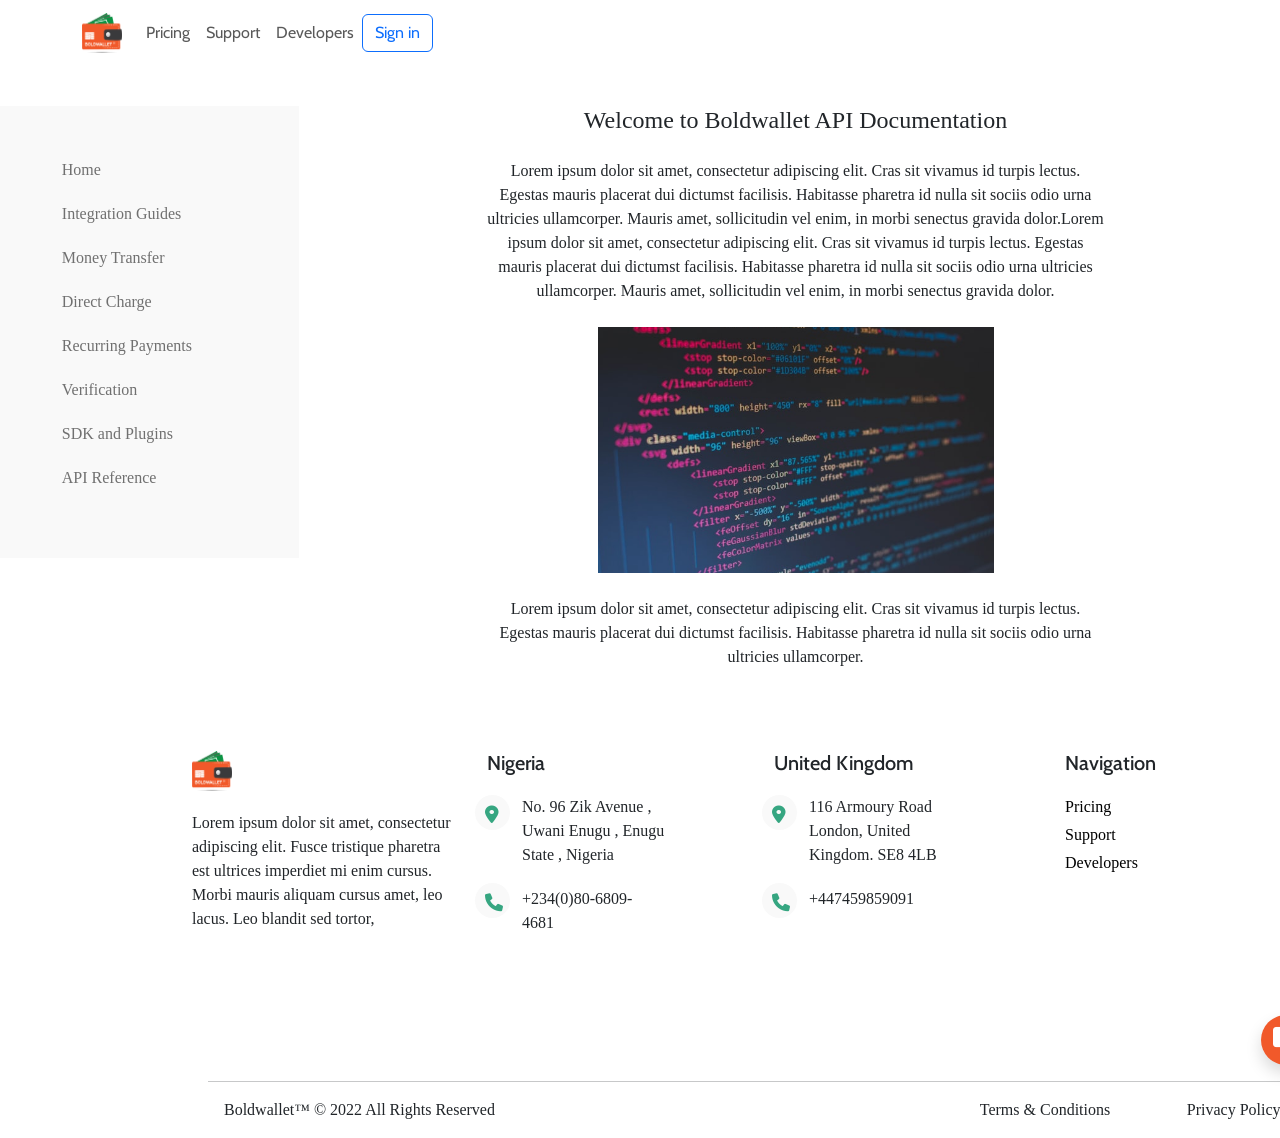
<file: pages/developers.html>
<!DOCTYPE html>
<html lang="en">
  <head>
    <meta charset="UTF-8" />
    <meta http-equiv="X-UA-Compatible" content="IE=edge" />
    <meta name="viewport" content="width=device-width, initial-scale=1.0" />
    <title>Developers</title>
    <link rel="preconnect" href="https://fonts.googleapis.com" />
    <link rel="preconnect" href="https://fonts.gstatic.com" crossorigin />
    <link
      href="https://fonts.googleapis.com/css2?family=Cabin:wght@700&display=swap"
      rel="stylesheet"
    />
    <link rel="stylesheet" href="/css/all.css" />
    <link
      href="https://cdn.jsdelivr.net/npm/bootstrap@5.1.3/dist/css/bootstrap.min.css"
      rel="stylesheet"
      integrity="sha384-1BmE4kWBq78iYhFldvKuhfTAU6auU8tT94WrHftjDbrCEXSU1oBoqyl2QvZ6jIW3"
      crossorigin="anonymous"
    />
    <link href="/css/style.css" rel="stylesheet" />
  </head>
  <body>
    <section id="developer-hero">
      <div class="container">
        <!-- the nav section -->
        <nav class="navbar navbar-expand-lg navbar-light">
          <div class="container-fluid">
            <a class="navbar-brand" href="#">
              <img
                src="/assets/images/logo.png"
                alt=""
                width="40"
                height="40"
              />
            </a>
            <button
              class="navbar-toggler"
              type="button"
              data-bs-toggle="collapse"
              data-bs-target="#navbarNavAltMarkup"
              aria-controls="navbarNavAltMarkup"
              aria-expanded="false"
              aria-label="Toggle navigation"
            >
              <span class="navbar-toggler-icon"></span>
            </button>
            <div class="collapse navbar-collapse" id="navbarNavAltMarkup">
              <div class="navbar-nav">
                <a class="nav-link" href="/pages/pricing.html">Pricing</a>
                <a class="nav-link" href="/pages/solution.html">Support</a>
                <a class="nav-link" href="/">Developers</a>
              </div>
              <button type="button" class="btn btn-outline-primary">
                Sign in
              </button>
            </div>
          </div>
        </nav>
        <!-- <div class="col-lg-12">
          <img src="Pattern.svg" alt="pattern" />
        </div> -->
      </div>
    </section>
    <section id="developer-sec">
      <div class="container-fluid">
        <div class="row">
          <div class="col-3 search-icon-color">
            <div class="container text-left solution-side-nav regular-fonts">
              <p class="solution-side-text">Home</p>
              <p class="solution-side-text">Integration Guides</p>
              <p class="solution-side-text">Money Transfer</p>
              <p class="solution-side-text">Direct Charge</p>
              <p class="solution-side-text">Recurring Payments</p>
              <p class="solution-side-text">Verification</p>
              <p class="solution-side-text">SDK and Plugins</p>
              <p class="solution-side-text">API Reference</p>
            </div>
          </div>
          <div class="col-9 margin">
            <div class="developer-section-text">
              <h4 class="regular-fonts inter-padding">
                Welcome to Boldwallet API Documentation
              </h4>
              <p
                class="regular-fonts solution-side-text inter-padding margin-bottom"
              >
                Lorem ipsum dolor sit amet, consectetur adipiscing elit. Cras
                sit vivamus id turpis lectus. Egestas mauris placerat dui
                dictumst facilisis. Habitasse pharetra id nulla sit sociis odio
                urna ultricies ullamcorper. Mauris amet, sollicitudin vel enim,
                in morbi senectus gravida dolor.Lorem ipsum dolor sit amet,
                consectetur adipiscing elit. Cras sit vivamus id turpis lectus.
                Egestas mauris placerat dui dictumst facilisis. Habitasse
                pharetra id nulla sit sociis odio urna ultricies ullamcorper.
                Mauris amet, sollicitudin vel enim, in morbi senectus gravida
                dolor.
              </p>
              <img
                src="../assets/images/code.jpg"
                alt="code"
                class="solution-side-text image-style margin-bottom"
              />
              <p class="regular-fonts solution-side-text">
                Lorem ipsum dolor sit amet, consectetur adipiscing elit. Cras
                sit vivamus id turpis lectus. Egestas mauris placerat dui
                dictumst facilisis. Habitasse pharetra id nulla sit sociis odio
                urna ultricies ullamcorper.
              </p>
            </div>
          </div>
        </div>
      </div>
    </section>
    <section id="footer">
      <div class="container-fluid">
        <div class="row margin-row text-left">
          <div class="col-3">
            <img
              src="../assets/images/logo.png"
              alt="logo"
              class="margin-bottom"
              width="40"
              height="40"
            />
            <p class="regular-fonts text-left">
              Lorem ipsum dolor sit amet, consectetur adipiscing elit. Fusce
              tristique pharetra est ultrices imperdiet mi enim cursus. Morbi
              mauris aliquam cursus amet, leo lacus. Leo blandit sed tortor,
            </p>
          </div>
          <div class="col-3 padding-sides">
            <h5 class="text-left margin-bottom">Nigeria</h5>
            <div class="row">
              <div class="row">
                <div class="container text-left row">
                  <i
                    class="fa-solid fa-location-dot icon-color col-3 icon-style text-lefts"
                  ></i>
                  <p class="text-left regular-fonts col-9">
                    No. 96 Zik Avenue , Uwani Enugu , Enugu State , Nigeria
                  </p>
                </div>
              </div>

              <div class="row">
                <div class="row">
                  <div class="container text-left row">
                    <i
                      class="fa-solid fa-phone icon-color col-3 icon-style text-lefts"
                    ></i>
                    <p class="text-left regular-fonts col-9 padding-top-little">
                      +234(0)80-6809-4681
                    </p>
                  </div>
                </div>
              </div>
            </div>
          </div>
          <div class="col-3">
            <h5 class="text-left margin-bottom">United Kingdom</h5>
            <div class="row">
              <div class="row">
                <div class="container text-left row">
                  <i
                    class="fa-solid fa-location-dot icon-color col-3 icon-style text-lefts"
                  ></i>
                  <p class="text-left regular-fonts col-9">
                    116 Armoury Road London, United Kingdom. SE8 4LB
                  </p>
                </div>
              </div>

              <div class="row">
                <div class="row">
                  <div class="container text-left row">
                    <i
                      class="fa-solid fa-phone icon-color col-3 icon-style text-lefts"
                    ></i>
                    <p class="text-left regular-fonts col-9 padding-top-little">
                      +447459859091
                    </p>
                  </div>
                </div>
              </div>
            </div>
          </div>
          <div class="col-3">
            <h5 class="text-left margin-bottom">Navigation</h5>
            <div class="row">
              <div class="row">
                <div class="container text-left row">
                  <a href="#" class="text-left regular-fonts col-9">Pricing</a>
                </div>
              </div>

              <div class="row">
                <div class="row">
                  <div class="container text-left row">
                    <a
                      href="#"
                      class="text-left regular-fonts col-9 padding-top-little"
                    >
                      Support
                    </a>
                  </div>
                </div>
                <div class="row">
                  <div class="container text-left row">
                    <a
                      href=""
                      class="text-left regular-fonts col-9 padding-top-little"
                    >
                      Developers
                    </a>
                  </div>
                </div>
              </div>
            </div>
          </div>
        </div>
        <div class="container padding-sides">
          <div class="circle-chat shadow">
            <i class="fa-solid fa-message icon-size"></i>
          </div>
          <hr />
          <div class="row">
            <div class="col-8">
              <p class="regular-fonts text-left padding-sides">
                Boldwallet™ © 2022 All Rights Reserved
              </p>
            </div>
            <div class="col-2 regular-fonts">
              <p>Terms & Conditions</p>
            </div>
            <div class="col-2 regular-fonts">Privacy Policy</div>
          </div>
        </div>
      </div>
    </section>
  </body>
  <script
    src="https://cdn.jsdelivr.net/npm/bootstrap@5.1.3/dist/js/bootstrap.bundle.min.js"
    integrity="sha384-ka7Sk0Gln4gmtz2MlQnikT1wXgYsOg+OMhuP+IlRH9sENBO0LRn5q+8nbTov4+1p"
    crossorigin="anonymous"
  ></script>
</html>
</file>
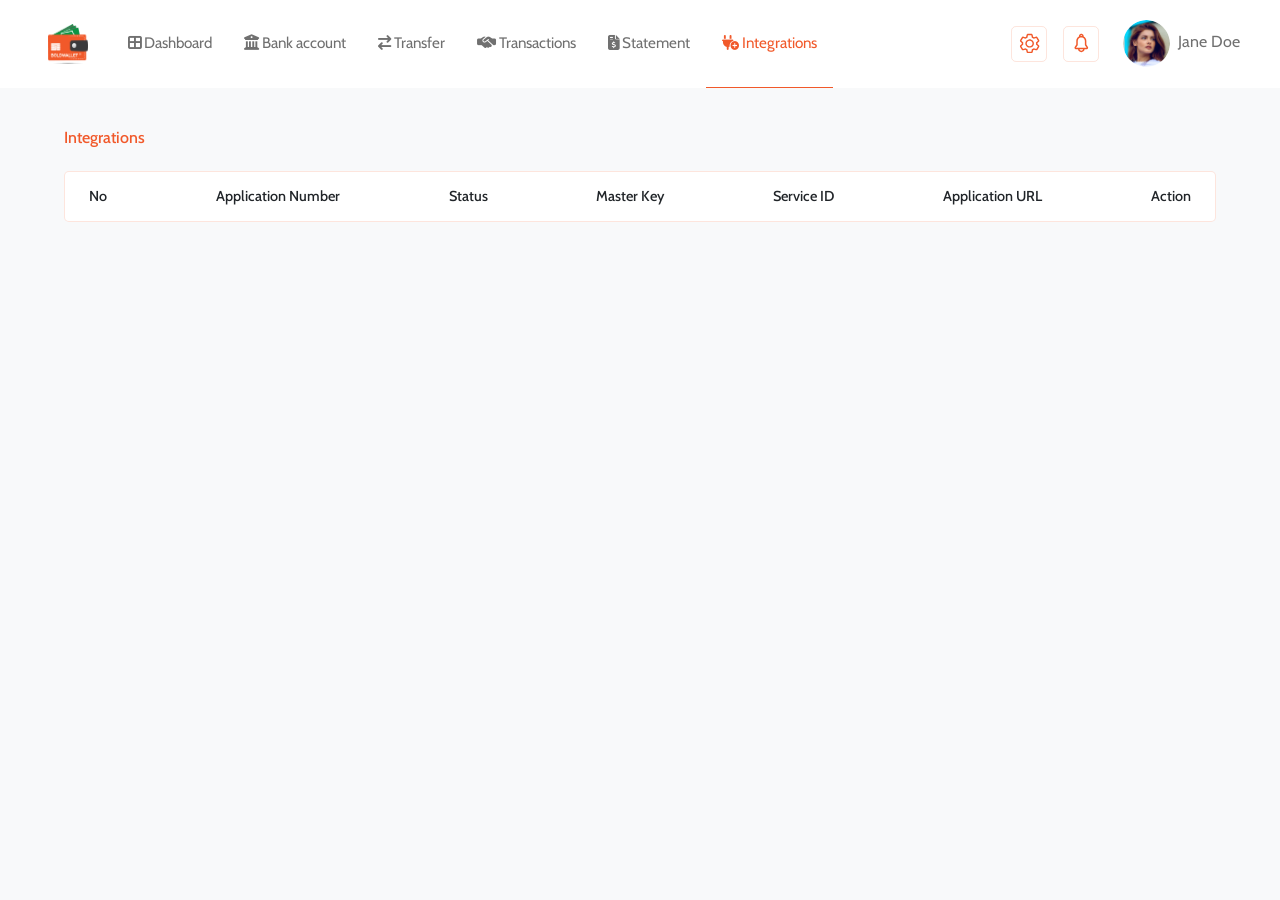
<file: pages/integration.html>
<!DOCTYPE html>
<html lang="en">
  <head>
    <meta charset="UTF-8" />
    <meta http-equiv="X-UA-Compatible" content="IE=edge" />
    <meta name="viewport" content="width=device-width, initial-scale=1.0" />
    <title>Boldwallet | Integration</title>

    <!-- CDN -->
    <link
      href="https://cdn.jsdelivr.net/npm/bootstrap@5.1.3/dist/css/bootstrap.min.css"
      rel="stylesheet"
      integrity="sha384-1BmE4kWBq78iYhFldvKuhfTAU6auU8tT94WrHftjDbrCEXSU1oBoqyl2QvZ6jIW3"
      crossorigin="anonymous"
    />
    <link
      rel="stylesheet"
      href="https://cdnjs.cloudflare.com/ajax/libs/font-awesome/6.1.1/css/all.min.css"
      integrity="sha512-KfkfwYDsLkIlwQp6LFnl8zNdLGxu9YAA1QvwINks4PhcElQSvqcyVLLD9aMhXd13uQjoXtEKNosOWaZqXgel0g=="
      crossorigin="anonymous"
      referrerpolicy="no-referrer"
    />
    <link
      href="https://fonts.googleapis.com/css?family=Cabin:regular,500,600,700,italic,500italic,600italic,700italic"
      rel="stylesheet"
    />
    <!-- CSS -->
    <link rel="stylesheet" href="/css/utilities.css" />
    <link rel="stylesheet" href="/css/dashboard.css" />
  </head>
  <body class="bg-light">
    <div class="dashboard">
      <nav class="navbar navbar-expand-xl navbar-light px-4 bg-white mb-4">
        <div class="container-fluid">
          <a id="logo" class="navbar-brand mx-4" href="/index.html">
            <img
              src="../assets/images/logo.png"
              alt=""
              width="40"
              height="40"
            />
          </a>
          <button
            class="navbar-toggler border-1 p-1"
            type="button"
            data-bs-toggle="collapse"
            data-bs-target="#navbarText"
            aria-controls="navbarText"
            aria-expanded="false"
            aria-label="Toggle navigation"
          >
            <span class="navbar-toggler-icon"></span>
          </button>
          <div class="collapse navbar-collapse" id="navbarText">
            <ul class="navbar-nav me-auto mb-2 mb-lg-0">
              <li class="nav-item">
                <a class="nav-link" href="dashboard.html">
                  <i class="fas fa-border-all"></i> Dashboard</a
                >
              </li>
              <li class="nav-item">
                <a class="nav-link" href="bank.html">
                  <i class="fa-solid fa-building-columns"></i> Bank account</a
                >
              </li>
              <li class="nav-item">
                <a class="nav-link" href="transfer.html">
                  <i class="fa-solid fa-arrow-right-arrow-left"></i> Transfer</a
                >
              </li>
              <li>
                <a class="nav-link" href="transaction.html">
                  <i class="fa-solid fa-handshake-simple"></i>
                  Transactions</a
                >
              </li>
              <li>
                <a class="nav-link" href="statement.html">
                  <i class="fas fa-file-invoice-dollar"></i> Statement</a
                >
              </li>
              <li>
                <a class="nav-link visited" href="integration.html">
                  <i class="fas fa-plug-circle-plus"></i> Integrations</a
                >
              </li>
              <li></li>
            </ul>

            <div class="nav-right d-flex align-items-center">
              <div class="d-flex mx-4">
                <a href="/" class="border-main mx-3 text-decoration-none">
                  <img src="/assets/icons/cog.svg" alt="cog" />
                </a>

                <a href="/" class="border-main text-decoration-none">
                  <img src="/assets/icons/bell.svg" alt="cog" />
                </a>
              </div>

              <a href="/" class="pe-3">
                <img
                  class="rounded-circle me-1"
                  src="../assets/images/profile.png"
                  alt="users profile"
                  class="profile-image"
                  width="47px"
                  height="47px"
                />
                <span>Jane Doe</span>
              </a>
            </div>
          </div>
        </div>
      </nav>
    </div>

    <!-- Main container -->
    <section id="bank" class="content-container">
      <div>
        <h2 class="fs-6 primary-color mb-4">Integrations</h2>
      </div>
      <div
        class="bank-register d-flex flex-wrap justify-content-between border-main bg-white py-3 px-4 mb-5 text-dark"
      >
        <h3>No</h3>
        <h3>Application Number</h3>
        <h3>Status</h3>
        <h3>Master Key</h3>
        <h3>Service ID</h3>
        <h3>Application URL</h3>
        <h3>Action</h3>
      </div>
    </section>

    <!-- Bootstrap -->
    <script
      src="https://cdn.jsdelivr.net/npm/bootstrap@5.1.3/dist/js/bootstrap.bundle.min.js"
      integrity="sha384-ka7Sk0Gln4gmtz2MlQnikT1wXgYsOg+OMhuP+IlRH9sENBO0LRn5q+8nbTov4+1p"
      crossorigin="anonymous"
    ></script>
  </body>
</html>
</file>
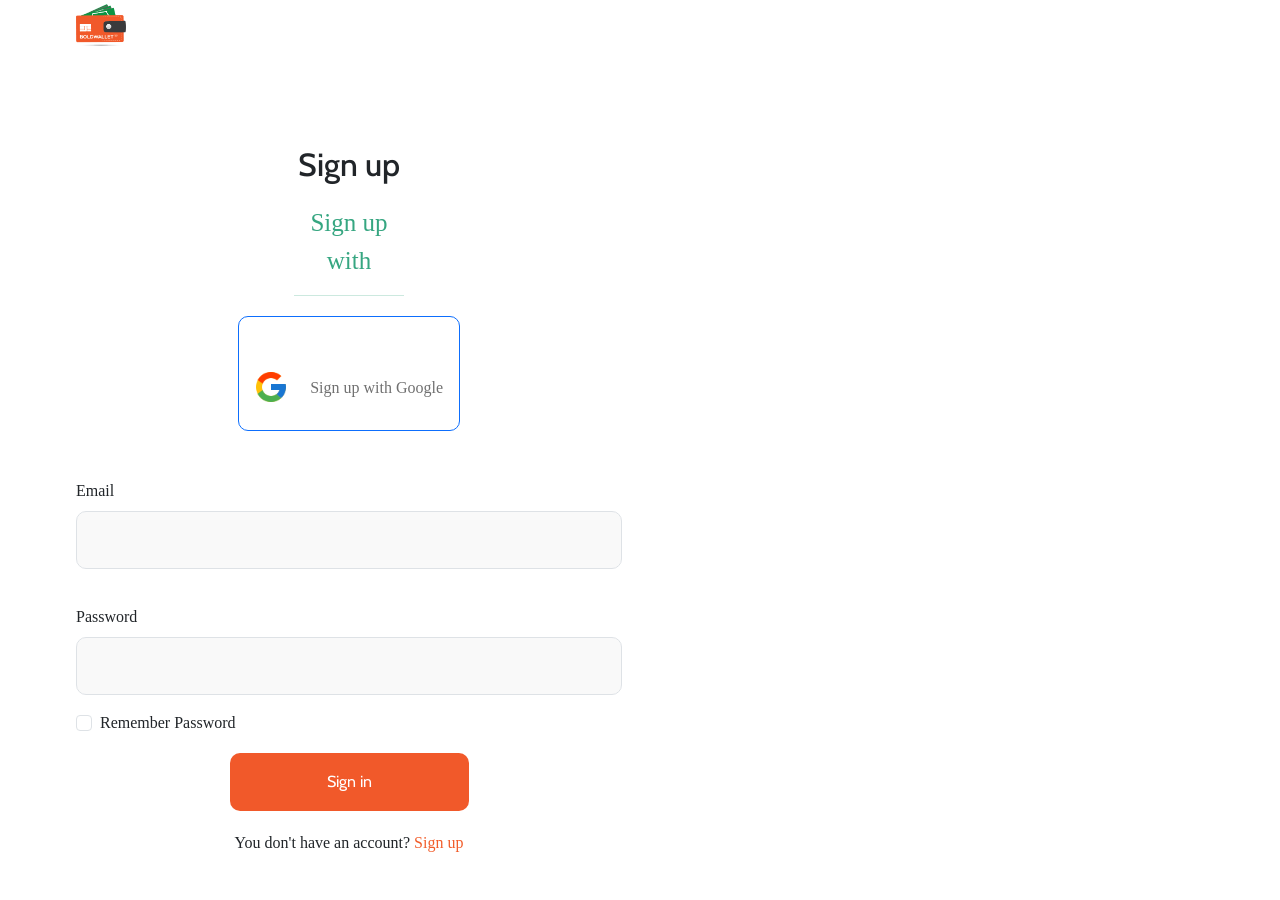
<file: pages/SignIn.html>
<!DOCTYPE html>
<html lang="en">
  <head>
    <meta charset="UTF-8" />
    <meta http-equiv="X-UA-Compatible" content="IE=edge" />
    <meta name="viewport" content="width=device-width, initial-scale=1.0" />
    <title>Sign In</title>
    <link rel="preconnect" href="https://fonts.googleapis.com" />
    <link rel="preconnect" href="https://fonts.gstatic.com" crossorigin />
    <link
      href="https://fonts.googleapis.com/css2?family=Cabin:wght@700&display=swap"
      rel="stylesheet"
    />
    <link rel="stylesheet" href="/css/all.css" />
    <link
      href="https://cdn.jsdelivr.net/npm/bootstrap@5.1.3/dist/css/bootstrap.min.css"
      rel="stylesheet"
      integrity="sha384-1BmE4kWBq78iYhFldvKuhfTAU6auU8tT94WrHftjDbrCEXSU1oBoqyl2QvZ6jIW3"
      crossorigin="anonymous"
    />
    <link href="/css/style.css" rel="stylesheet" />
  </head>
  <body>
    <section id="signin">
      <div class="container-fluid">
        <div class="container text-left">
          <img src="../assets/images/logo.png " alt="logo" class="logo-style" />
        </div>
        <div class="container">
          <div class="row">
            <div class="col-6">
              <h2 class="margin-bottom padding">Sign up</h2>
              <div class="container padding-sign-signup margin-bottom">
                <p class="regular-fonts icon-color it-pays-font">
                  Sign up with
                </p>
                <hr class="icon-color" />
              </div>
              <button
                type="button"
                class="btn btn-outline-primary google-btn padding-none sign-up-texts inter-padding padding"
              >
                <div class="container padding-none">
                  <div class="row margin">
                    <div class="col-3">
                      <img
                        src="../assets/images/google-logo.png "
                        alt="google"
                        class="google-logo padding-top-little"
                      />
                    </div>
                    <div class="col-9 margin sign-up-text">
                      <p
                        class="regular-fonts search-icon-color padding-top-little"
                      >
                        Sign up with Google
                      </p>
                    </div>
                  </div>
                </div>
              </button>
              <form class="row g-3 regular-fonts text-left padding">
                <div class="col-md-12 margin-bottom">
                  <label for="inputEmail4" class="form-label">Email</label>
                  <input
                    type="email"
                    class="form-control form-input-style"
                    id="inputEmail4"
                  />
                </div>
                <div class="col-md-12">
                  <label for="inputPassword4" class="form-label"
                    >Password</label
                  >
                  <input
                    type="password"
                    class="form-control form-input-style"
                    id="inputPassword4"
                  />
                </div>
                <div class="col-12">
                  <div class="form-check">
                    <input
                      class="form-check-input"
                      type="checkbox"
                      id="gridCheck"
                    />
                    <label class="form-check-label" for="gridCheck">
                      <p>Remember Password</p>
                    </label>
                  </div>
                </div>
              </form>
              <div class="col-12">
                <button type="submit" class="btn Sign-btn margin-bottom">
                  Sign in
                </button>
              </div>
              <p class="regular-fonts">
                You don't have an account?<span
                  class="regular-fonts text-orange"
                >
                  Sign up</span
                >
              </p>
            </div>
            <div class="col-4"></div>
          </div>
        </div>
      </div>
    </section>
  </body>
  <script
    src="https://cdn.jsdelivr.net/npm/bootstrap@5.1.3/dist/js/bootstrap.bundle.min.js"
    integrity="sha384-ka7Sk0Gln4gmtz2MlQnikT1wXgYsOg+OMhuP+IlRH9sENBO0LRn5q+8nbTov4+1p"
    crossorigin="anonymous"
  ></script>
</html>
</file>
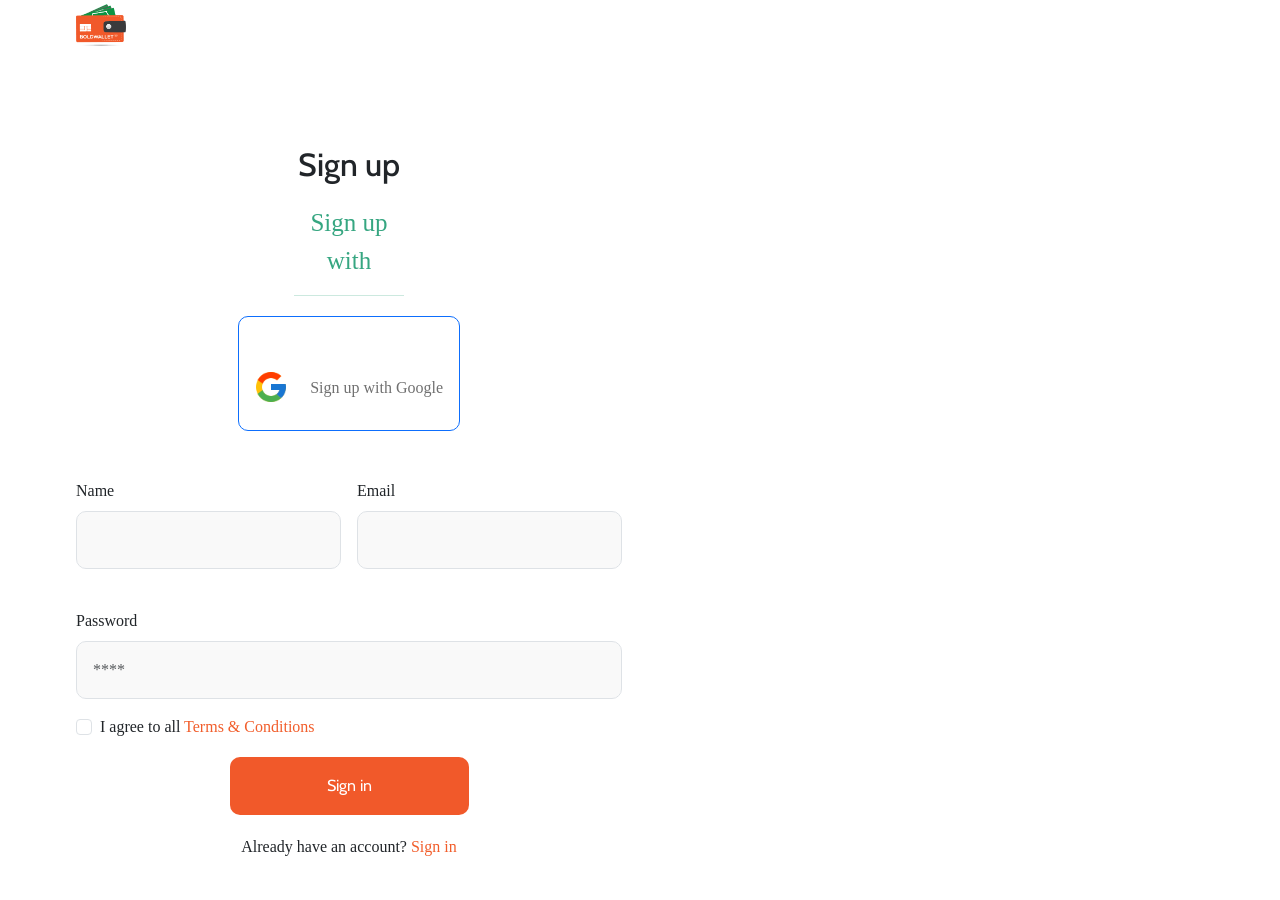
<file: pages/signup.html>
<!DOCTYPE html>
<html lang="en">
  <head>
    <meta charset="UTF-8" />
    <meta http-equiv="X-UA-Compatible" content="IE=edge" />
    <meta name="viewport" content="width=device-width, initial-scale=1.0" />
    <title>Document</title>
    <link rel="preconnect" href="https://fonts.googleapis.com" />
    <link rel="preconnect" href="https://fonts.gstatic.com" crossorigin />
    <link
      href="https://fonts.googleapis.com/css2?family=Cabin:wght@700&display=swap"
      rel="stylesheet"
    />
    <link rel="stylesheet" href="/css/all.css" />
    <link
      href="https://cdn.jsdelivr.net/npm/bootstrap@5.1.3/dist/css/bootstrap.min.css"
      rel="stylesheet"
      integrity="sha384-1BmE4kWBq78iYhFldvKuhfTAU6auU8tT94WrHftjDbrCEXSU1oBoqyl2QvZ6jIW3"
      crossorigin="anonymous"
    />
    <link href="/css/style.css" rel="stylesheet" />
  </head>
  <body>
    <section id="sign-up">
      <div class="container-fluid">
        <div class="container text-left">
          <img src="../assets/images/logo.png " alt="logo" class="logo-style" />
        </div>
        <div class="container">
          <div class="row">
            <div class="col-6">
              <h2 class="margin-bottom padding">Sign up</h2>
              <div class="container padding-sign-signup margin-bottom">
                <p class="regular-fonts icon-color it-pays-font">
                  Sign up with
                </p>
                <hr class="icon-color" />
              </div>
              <button
                type="button"
                class="btn btn-outline-primary google-btn padding-none sign-up-texts inter-padding padding"
              >
                <div class="container padding-none">
                  <div class="row margin">
                    <div class="col-3">
                      <img
                        src="../assets/images/google-logo.png "
                        alt="google"
                        class="google-logo padding-top-little"
                      />
                    </div>
                    <div class="col-9 margin sign-up-text">
                      <p
                        class="regular-fonts search-icon-color padding-top-little"
                      >
                        Sign up with Google
                      </p>
                    </div>
                  </div>
                </div>
              </button>
              <form class="row g-3 regular-fonts text-left padding">
                <div class="col-md-6 margin-bottom">
                  <label for="inputEmail4" class="form-label">Name</label>
                  <input
                    type="email"
                    class="form-control form-input-style"
                    id="inputEmail4"
                  />
                </div>
                <div class="col-md-6">
                  <label for="inputPassword4" class="form-label">Email</label>
                  <input
                    type="password"
                    class="form-control form-input-style"
                    id="inputPassword4"
                  />
                </div>
                <div class="col-12">
                  <label
                    for="inputAddress"
                    class="form-label padding-top-little"
                    >Password</label
                  >
                  <input
                    type="text"
                    class="form-control form-input-style"
                    id="inputAddress"
                    placeholder="****"
                  />
                </div>

                <div class="col-12">
                  <div class="form-check">
                    <input
                      class="form-check-input"
                      type="checkbox"
                      id="gridCheck"
                    />
                    <label class="form-check-label" for="gridCheck">
                      <p>
                        I agree to all
                        <span class="text-orange margin-bottom">
                          Terms & Conditions</span
                        >
                      </p>
                    </label>
                  </div>
                </div>
              </form>
              <div class="col-12">
                <button type="submit" class="btn Sign-btn margin-bottom">
                  Sign in
                </button>
              </div>
              <p class="regular-fonts">
                Already have an account?<span class="regular-fonts text-orange">
                  Sign in</span
                >
              </p>
            </div>
            <div class="col-4"></div>
          </div>
        </div>
      </div>
    </section>
  </body>
  <script
    src="https://cdn.jsdelivr.net/npm/bootstrap@5.1.3/dist/js/bootstrap.bundle.min.js"
    integrity="sha384-ka7Sk0Gln4gmtz2MlQnikT1wXgYsOg+OMhuP+IlRH9sENBO0LRn5q+8nbTov4+1p"
    crossorigin="anonymous"
  ></script>
</html>
</file>
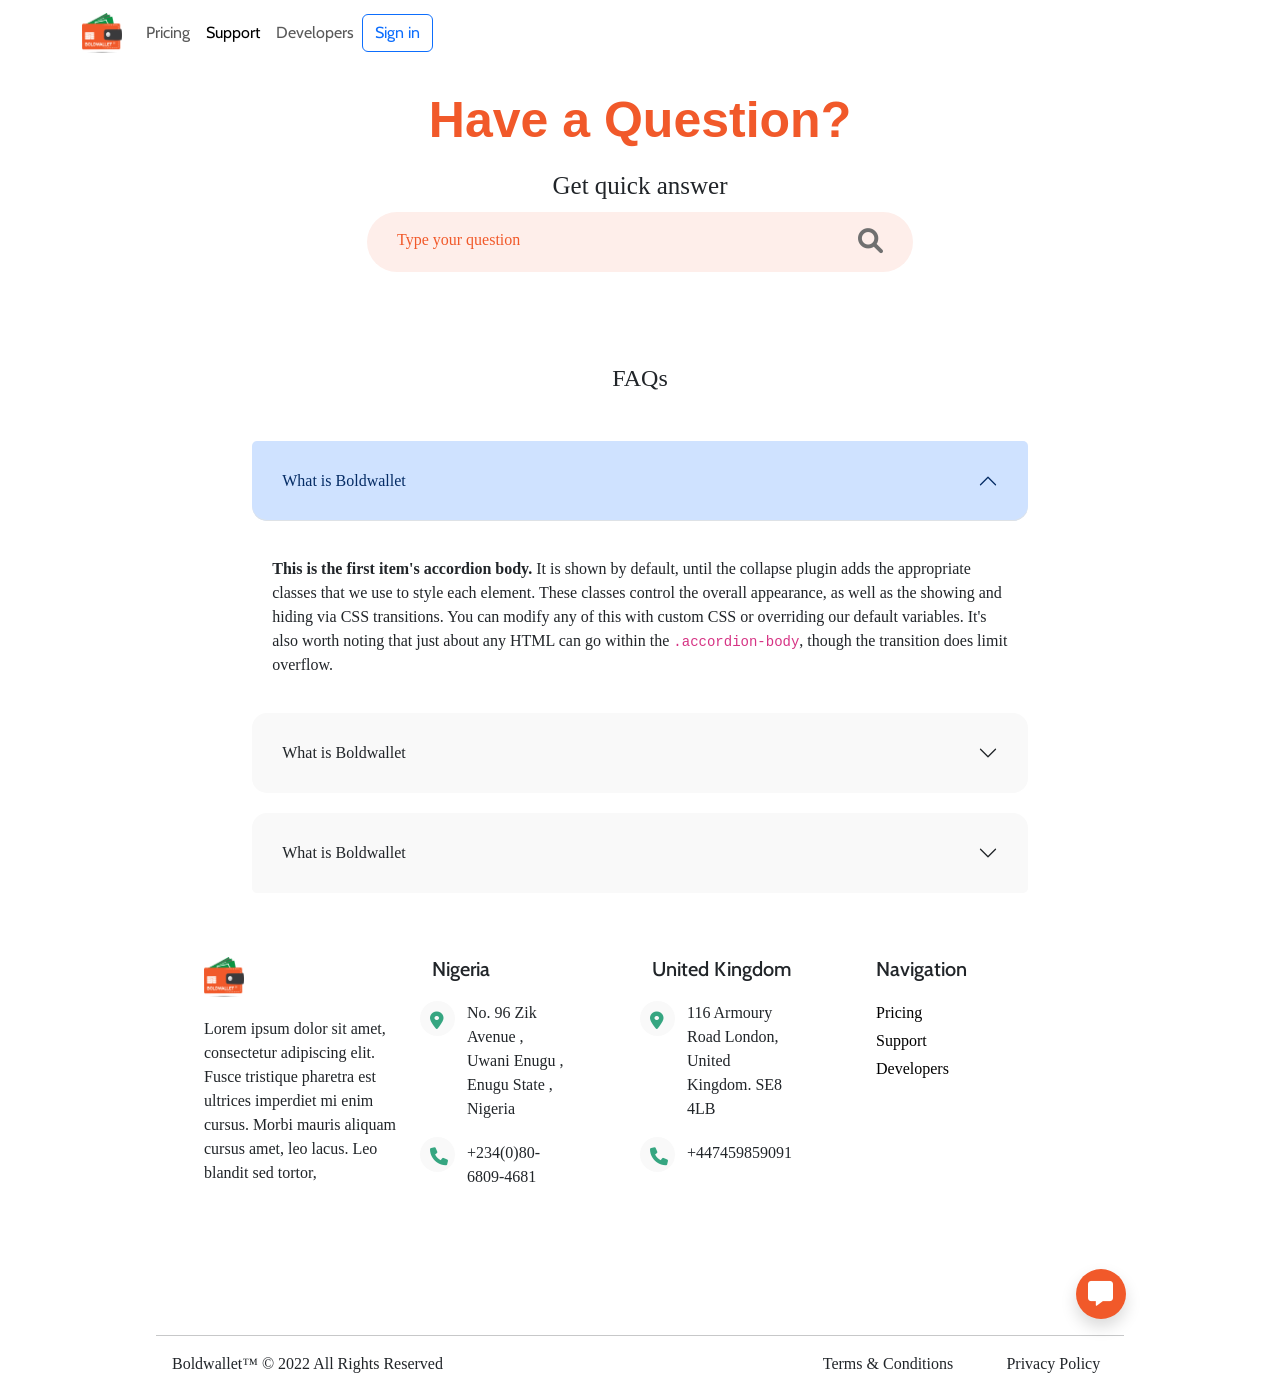
<file: pages/solution.html>
<!DOCTYPE html>
<html lang="en">
  <head>
    <meta charset="UTF-8" />
    <meta http-equiv="X-UA-Compatible" content="IE=edge" />
    <meta name="viewport" content="width=device-width, initial-scale=1.0" />
    <title>Solution</title>
    <link rel="preconnect" href="https://fonts.googleapis.com" />
    <link rel="preconnect" href="https://fonts.gstatic.com" crossorigin />
    <link
      href="https://fonts.googleapis.com/css2?family=Cabin:wght@700&display=swap"
      rel="stylesheet"
    />
    <link rel="stylesheet" href="/css/all.css" />
    <link
      href="https://cdn.jsdelivr.net/npm/bootstrap@5.1.3/dist/css/bootstrap.min.css"
      rel="stylesheet"
      integrity="sha384-1BmE4kWBq78iYhFldvKuhfTAU6auU8tT94WrHftjDbrCEXSU1oBoqyl2QvZ6jIW3"
      crossorigin="anonymous"
    />
    <link href="/css/style.css" rel="stylesheet" />
  </head>
  <body>
    <section id="hero">
      <div class="container margin-bottom">
        <!-- the nav section -->
        <nav class="navbar navbar-expand-lg navbar-light">
          <div class="container-fluid">
            <a class="navbar-brand" href="#">
              <img
                src="../assets/images/logo.png "
                alt=""
                width="40"
                height="40"
              />
            </a>
            <button
              class="navbar-toggler"
              type="button"
              data-bs-toggle="collapse"
              data-bs-target="#navbarNavAltMarkup"
              aria-controls="navbarNavAltMarkup"
              aria-expanded="false"
              aria-label="Toggle navigation"
            >
              <span class="navbar-toggler-icon"></span>
            </button>
            <div class="collapse navbar-collapse" id="navbarNavAltMarkup">
              <div class="navbar-nav float-right">
                <a class="nav-link" href="#">Pricing</a>
                <a class="nav-link active" href="#">Support</a>
                <a class="nav-link">Developers</a>
              </div>
            <div class="float-left">
                <button type="button" class="btn btn-outline-primary">
                  Sign in
                </button>
            </div>
          </div>
        </nav>
        <div class="container hero-container">
          <h3
            class="regular-fonts margin explicitly-defined padding-top-little"
          >
            Have a Question?
          </h3>
          <p
            class="regular-fonts margin it-pays-font padding-top-little inter-padding"
          >
            Get quick answer
          </p>
          <div class="container border-container margin">
            <div class="row">
              <div class="col-6">
                <p class="text-left regular-fonts small-font">
                  Type your question
                </p>
              </div>
              <div class="col-6 text-right">
                <i
                  class="fa-solid fa-magnifying-glass icon-color icon-size search-icon-color"
                ></i>
              </div>
            </div>
          </div>
        </div>
        <!-- <div class="col-lg-12">
          <img src="Pattern.svg" alt="pattern" />
        </div> -->
      </div>
    </section>
    <section id="frequently-asked-questions">
      <div class="container margin padding-sides">
        <h4 class="margin regular-fonts padding margin-bottom">FAQs</h4>
        <div
          class="accordion padding sizing-containers margin"
          id="accordionPanelsStayOpenExample"
        >
          <div class="accordion-item border-none margin-bottom">
            <h2 class="accordion-header" id="panelsStayOpen-headingOne">
              <button
                class="accordion-button regular-fonts border-radius margin-bottom"
                type="button"
                data-bs-toggle="collapse"
                data-bs-target="#panelsStayOpen-collapseOne"
                aria-expanded="true"
                aria-controls="panelsStayOpen-collapseOne"
              >
                What is Boldwallet
              </button>
            </h2>
            <div
              id="panelsStayOpen-collapseOne"
              class="accordion-collapse collapse show"
              aria-labelledby="panelsStayOpen-headingOne"
            >
              <div class="accordion-body text-left regular-fonts">
                <strong>This is the first item's accordion body.</strong> It is
                shown by default, until the collapse plugin adds the appropriate
                classes that we use to style each element. These classes control
                the overall appearance, as well as the showing and hiding via
                CSS transitions. You can modify any of this with custom CSS or
                overriding our default variables. It's also worth noting that
                just about any HTML can go within the
                <code>.accordion-body</code>, though the transition does limit
                overflow.
              </div>
            </div>
          </div>
          <div class="accordion-item border-none margin-bottom">
            <h2
              class="accordion-header border-none"
              id="panelsStayOpen-headingTwo"
            >
              <button
                class="accordion-button collapsed regular-fonts border-radius padding-top-little"
                type="button"
                data-bs-toggle="collapse"
                data-bs-target="#panelsStayOpen-collapseTwo"
                aria-expanded="false"
                aria-controls="panelsStayOpen-collapseTwo"
              >
                What is Boldwallet
              </button>
            </h2>
            <div
              id="panelsStayOpen-collapseTwo"
              class="accordion-collapse collapse"
              aria-labelledby="panelsStayOpen-headingTwo"
            >
              <div class="accordion-body text-left regular-fonts">
                <strong>This is the second item's accordion body.</strong> It is
                hidden by default, until the collapse plugin adds the
                appropriate classes that we use to style each element. These
                classes control the overall appearance, as well as the showing
                and hiding via CSS transitions. You can modify any of this with
                custom CSS or overriding our default variables. It's also worth
                noting that just about any HTML can go within the
                <code>.accordion-body</code>, though the transition does limit
                overflow.
              </div>
            </div>
          </div>
          <div class="accordion-item border-none margin-bottoms">
            <h2 class="accordion-header" id="panelsStayOpen-headingThree">
              <button
                class="accordion-button collapsed border-radius regular-fonts"
                type="button"
                data-bs-toggle="collapse"
                data-bs-target="#panelsStayOpen-collapseThree"
                aria-expanded="false"
                aria-controls="panelsStayOpen-collapseThree"
              >
                What is Boldwallet
              </button>
            </h2>
            <div
              id="panelsStayOpen-collapseThree"
              class="accordion-collapse collapse"
              aria-labelledby="panelsStayOpen-headingThree"
            >
              <div class="accordion-body text-left regular-fonts">
                <strong>This is the third item's accordion body.</strong> It is
                hidden by default, until the collapse plugin adds the
                appropriate classes that we use to style each element. These
                classes control the overall appearance, as well as the showing
                and hiding via CSS transitions. You can modify any of this with
                custom CSS or overriding our default variables. It's also worth
                noting that just about any HTML can go within the
                <code>.accordion-body</code>, though the transition does limit
                overflow.
              </div>
            </div>
          </div>
        </div>
      </div>
    </section>
    <section id="footer">
      <div class="container">
        <div class="row margin-row text-left">
          <div class="col-3">
            <img
              src="../assets/images/logo.png "
              alt="logo"
              class="margin-bottom"
              width="40"
              height="40"
            />
            <p class="regular-fonts text-left">
              Lorem ipsum dolor sit amet, consectetur adipiscing elit. Fusce
              tristique pharetra est ultrices imperdiet mi enim cursus. Morbi
              mauris aliquam cursus amet, leo lacus. Leo blandit sed tortor,
            </p>
          </div>
          <div class="col-3 padding-sides">
            <h5 class="text-left margin-bottom">Nigeria</h5>
            <div class="row">
              <div class="row">
                <div class="container text-left row">
                  <i
                    class="fa-solid fa-location-dot icon-color col-3 icon-style text-lefts"
                  ></i>
                  <p class="text-left regular-fonts col-9">
                    No. 96 Zik Avenue , Uwani Enugu , Enugu State , Nigeria
                  </p>
                </div>
              </div>

              <div class="row">
                <div class="row">
                  <div class="container text-left row">
                    <i
                      class="fa-solid fa-phone icon-color col-3 icon-style text-lefts"
                    ></i>
                    <p class="text-left regular-fonts col-9 padding-top-little">
                      +234(0)80-6809-4681
                    </p>
                  </div>
                </div>
              </div>
            </div>
          </div>
          <div class="col-3">
            <h5 class="text-left margin-bottom">United Kingdom</h5>
            <div class="row">
              <div class="row">
                <div class="container text-left row">
                  <i
                    class="fa-solid fa-location-dot icon-color col-3 icon-style text-lefts"
                  ></i>
                  <p class="text-left regular-fonts col-9">
                    116 Armoury Road London, United Kingdom. SE8 4LB
                  </p>
                </div>
              </div>

              <div class="row">
                <div class="row">
                  <div class="container text-left row">
                    <i
                      class="fa-solid fa-phone icon-color col-3 icon-style text-lefts"
                    ></i>
                    <p class="text-left regular-fonts col-9 padding-top-little">
                      +447459859091
                    </p>
                  </div>
                </div>
              </div>
            </div>
          </div>
          <div class="col-3">
            <h5 class="text-left margin-bottom">Navigation</h5>
            <div class="row">
              <div class="row">
                <div class="container text-left row">
                  <a href="#" class="text-left regular-fonts col-9">Pricing</a>
                </div>
              </div>

              <div class="row">
                <div class="row">
                  <div class="container text-left row">
                    <a
                      href="#"
                      class="text-left regular-fonts col-9 padding-top-little"
                    >
                      Support
                    </a>
                  </div>
                </div>
                <div class="row">
                  <div class="container text-left row">
                    <a
                      href=""
                      class="text-left regular-fonts col-9 padding-top-little"
                    >
                      Developers
                    </a>
                  </div>
                </div>
              </div>
            </div>
          </div>
        </div>
        <div class="container padding-sides">
          <div class="circle-chat shadow">
            <i class="fa-solid fa-message icon-size"></i>
          </div>
          <hr />
          <div class="row">
            <div class="col-8">
              <p class="regular-fonts text-left padding-sides">
                Boldwallet™ © 2022 All Rights Reserved
              </p>
            </div>
            <div class="col-2 regular-fonts">
              <p>Terms & Conditions</p>
            </div>
            <div class="col-2 regular-fonts">Privacy Policy</div>
          </div>
        </div>
      </div>
    </section>
    <script
      src="https://cdn.jsdelivr.net/npm/bootstrap@5.1.3/dist/js/bootstrap.bundle.min.js"
      integrity="sha384-ka7Sk0Gln4gmtz2MlQnikT1wXgYsOg+OMhuP+IlRH9sENBO0LRn5q+8nbTov4+1p"
      crossorigin="anonymous"
    ></script>
  </body>
</html>
</file>
<file: dashboard.css>
/* dashboard styling */
/* Layout component styling */
.padding-none {
  padding-left: 0;
  padding-right: 0;
  margin: 0;
}
.regular-fonts {
  font-family: "cabin-regular";
}

.text-orange {
  color: #f1592a;
}
.navbar {
  padding-top: 0px 8%;
  text-align: center;
}
.navbar-nav {
  text-align: center;
}

.navbar-brand {
  margin-right: 5%;
  margin-left: 3%;
}
.nav-link {
  font-family: "cabin-medium";
  font-weight: 400;
  margin: 0 10px;
}
.btn-outline-primary {
  color: black;
  border-color: black;
  border-radius: 35px;
  padding: 0.4em 1.5em;
  font-family: "cabin-regular";
  /* font-weight: 400; */
  text-align: right;
  font-size: 14;
  margin: auto;

  /* margin-right: 10px; */
}

.collapse {
  text-align: center;
}
.profile-image {
  padding: 0px 10px;
  object-fit: cover;
  height: 45px;
  width: 70px;
  border-radius: 100%;
  border: none;
}
.margin-right {
  margin-right: 10px;
}
.icon-border {
  border: 5px;
  border-color: #f1592a;
  width: 30px;
  height: 30px;
  text-align: center;
}
.padding-top-bottom {
  padding: 10px 0px;
}
</file>
<file: style.css>
body {
  background-color: white;
  text-align: center;
  font-family: "cabin";
  position: absolute;
  overflow-x: hidden;
}

/* general layout */

.padding {
  padding-top: 3em;
  /* line-height: 1em; */
}
a {
  text-decoration: none;
  color: black;
}
.orange-color {
  background-color: #f1592a;
}
.text-orange {
  color: #f1592a;
}
.padding-top-little {
  padding-top: 4px;
}

.bg {
  background-color: #fff;
}
.shadow {
  box-shadow: rgba(0, 0, 0, 0.1) 0px 1px 3px 0px,
    rgba(0, 0, 0, 0.06) 0px 1px 2px 0px;
}
.border-none {
  border: none;
}
.regular-fonts {
  font-family: "cabin-regular";
}
.icon-color {
  color: #36a681;
}
.padding-sides {
  padding: 0 1em;
}
.text-center {
  text-align: center;
}
.text-left {
  text-align: left;
}
.text-right {
  text-align: right;
}
.inter-padding {
  padding-bottom: 14px;
}
.margin-bottom {
  margin-bottom: 20px;
}
.margin {
  margin: auto;
  justify-content: center;
  text-align: center;
}

/* the hero section of the site  */
#hero {
  padding: 0% 10%;
}
.navbar {
  padding-top: 20px 8%;
  text-align: center;
}
.navbar-nav {
  text-align: center;
}

.navbar-brand {
  margin-right: 20%;
  margin-left: 10%;
}
.nav-link {
  font-family: "cabin-medium";
  font-weight: 400;
  margin: 0 10px;
}
.btn-outline-primary {
  color: black;
  border-color: black;
  border-radius: 35px;
  padding: 0.4em 1.5em;
  font-family: "cabin-regular";
  /* font-weight: 400; */
  text-align: right;
  font-size: 14;
  margin: auto;

  /* margin-right: 10px; */
}
.collapse {
  text-align: center;
}
/* .container {
  padding: 0%;
  width: 100vw;
} */
h1 {
  text-align: left;
  padding-right: 30%;
  line-height: 1.4em;
  font-family: "cabin-bold";
  font-size: 2.8em;
}
/* hero sectiion styling */
.hero-sec-row {
  padding-top: 3em;
  text-align: center;
  /* align-items: center; */
}
.hero-container {
  padding-top: 20px;
  text-align: right;
  justify-content: right;
  line-height: 1.5em;
}
.hero-text {
  padding: 0 3%;
  text-align: left;
  line-height: 3em;
}
.subtext {
  text-align: right;
  float: left;
  font-family: "cabin-medium";
  /* font-weight: 400; */
}
.hero-button {
  border-radius: 35px;
  border: none;
  background-color: #f1592a;
  color: white;
  padding: 0.5em 1.5em;
  font-family: "cabin-regular";
}
/* the featured partners section */
#featured_partners {
  padding: 0% 10%;
  text-align: center;
}
.h3-tags {
  font-family: "cabin-medium";
  padding-top: 3em;
}

i {
  color: black;
  font-size: 40px;
  padding-bottom: 0.4em;
}
.config-margin {
  margin: 0 40px;
  background-color: white;
  border-radius: 10px;
  box-shadow: rgba(149, 157, 165, 0.2) 0px 8px 24px;
  height: 3em;
  width: 8em;
  text-align: center;
}
/* how it works section */
#how-it-works {
  padding: 0% 10%;
  text-align: center;
  /* padding: auto; */
  /* margin: auto; */
}
.p-subtext {
  font-family: "cabin-regular";
  /* padding: auto; */
  margin-top: 12px;
  /* padding: 20px 20px 10px px; */
  text-align: center;
  font-size: 16px;
}
.circle-radius {
  align-items: center;
  border-radius: 100%;
  width: 70px;
  padding: 20px 20px 0px 20px;
  height: 70px;
  /* display: flex; */
  background-color: #fff;
  text-align: center;
  margin-bottom: 5px;
}
.card-row {
  /* text-align: center; */
  justify-content: center;
}
.card-icons {
  color: #36a681;
  font-size: 30px;
}
/* card parent container */
.feature-cards {
  text-align: left;
  padding: 12px 10px;
  margin: 30px;
  border-radius: 20px;
  background-color: #f9f9f9;
  /* line-height: 50px; */
}

.card-subtext {
  font-family: "cabin-regular";
  font-size: 16px;
}
.card-title {
  font-family: "cabin-bold";
  font-size: 18px;
}
/* what we offer */
#what-we-offer {
  padding: 0% 10%;
  text-align: center;
}
.solution-text {
  font-family: "cabin-regular";
  font-size: 24;
}
.offers-subtext {
  font-family: "cabin-regular";
  text-align: center;
}
.text-section-offer {
  padding: 0 15em;
}
/* list styling */
.b2b-card {
  padding: 10px 10px;
  text-align: left;
  justify-content: center;
  background-color: #feeeea;
}
.card-body-text {
  font-family: "cabin-regular";
}
ol {
  list-style-type: none;
  padding-top: 5px;
  font-family: "cabin-regular";
}

ol li::before {
  content: "\2022";
  color: #f1592a;
  font-weight: bold;
  display: inline-block;
  width: 2em;
  margin-left: -1em;
}
.b2b-card-titles {
  color: #f1592a;
  font-size: 24px;
  font-family: "cabin-medium";
}
.alignment {
  position: relative;
  float: right;
  top: 5em;
  right: 23px;
}
.image-styling {
  height: 400px;
  position: relative;
  float: right;
  top: 3em;
  right: 23px;
  width: 600px;
  height: 300px;
  object-fit: cover;
}

.image-styling1 {
  height: 400px;
  position: relative;
  width: 600px;
  height: 300px;
  object-fit: cover;
}

/* designed for developers */
#designed-for-developers {
  padding: 0% 10%;
}
.designed-for-devs {
  margin-top: 5em;
  text-align: left;
}
.image-style {
  height: 250px;
  width: 400px;
  object-fit: cover;
}
.image-style1 {
  height: 200px;
  width: 400px;
  object-fit: cover;
  position: relative;
  top: 8em;
}
.pricing-card {
  margin: 2em;
  padding: 2em 1em;
}
ul {
  list-style-image: url("done.svg");
  padding-top: 5px;
  font-family: "cabin-regular";
  line-height: 2em;
}
#pricing {
  padding: 0% 10%;
}

ul li::before {
  /* content: "\2022"; */
  color: #f1592a;
  font-weight: bold;
  display: inline-block;
  width: 2em;
  align-items: center;

  /* margin-left: -1em; */
}
#customer-review {
  padding: 0% 10%;
}
/* user review section */
.carousel {
  padding: 1em 8em;
}
.carousel-padding {
  padding: 2em 5em;
  border-radius: 10px;
}
.circle-image {
  border-radius: 50%;
  /* padding: 2em; */
  object-fit: cover;
  height: 100px;
  width: 100px;
  margin-top: 1em;
}
.create-account {
  padding: 10px 1em;
  border: none;
}
#make-transactions {
  width: max-content;
  width: 100vw;
}

.make-transactions {
  background-color: #1a1a1a;
  color: #fff;
  text-align: center;
  padding: 0;
  /* justify-content: center; */
  align-items: center;
}
/* .container-fluid :hover {
  background-color: none;
  width: 100%;
  padding-right: 0;
  padding-left: 0;
} */
.full-width {
  padding-left: 0;
  padding-right: 0;
}
.full-width {
  margin-right: 0;
  margin-left: 0;
}
.full-width .col-md-12 {
  padding-left: 0;
  padding-right: 0;
}
.margin-row {
  padding: 4em;
}
.icon-style {
  font-size: 18px;
  background-color: #f9f9f9;
  border-radius: 50%;
  height: 35px;
  width: 35px;
  padding: 10px;
}
.container-fluid {
  width: 100vw;
}
/* floating chat icon */
.circle-chat {
  position: relative;
  background-color: #f1592a;
  color: white;
  border: none;
  border-radius: 30px;
  height: 50px;
  width: 50px;
  z-index: 1;
  left: 95%;
  padding: 12px;
}
.icon-size {
  font-size: 25px;
  color: white;
}
/* css for the pricing page */
.explicitly-defined {
  margin-bottom: 20px;
  font-size: 40px;
}
.it-pays-font {
  font-size: 20px;
}
/* style for solutions page */
/* the accordion styles */

.sizing-containers {
  width: 70%;
  height: 30%;
}
.border-radius {
  border-radius: 15px;
  background-color: #f9f9f9;
  border: none;
  padding: 30px;
}
.bg-black {
  background-color: black;
}
.border-container {
  border-radius: 50px;
  height: 60px;
  width: 50%;
  background-color: #feeeea;
  padding: 1.5% 30px;
  text-align: center;
}
.small-font {
  font-size: 16px;
  color: #f1592a;
}
.search-icon-color {
  color: #707070;
}
/* developers section sytling*/
.solution-side-nav {
  padding: 50px 20%;
  /* margin-left: 13%; */
  text-align: left;
  background-color: #f9f9f9;
}
.container-fluid {
  padding-left: 0;
}
.solution-side-text {
  padding: 2px;
}
#developer-sec {
  margin-top: 40px;
}
.developer-section-text {
  padding: 0 10em;
}
/* sign up page styling */
.btn:hover {
  background-color: #f1592a;
  color: white;
  border-color: #1a1a1a;
}

.google-btn {
  border-radius: 10px;
  align-items: center;

  /* padding: 10px;s */
}
.google-logo {
  height: 40px;
  width: 40px;
  object-fit: contain;
}
.logo-style {
  height: 50px;
  width: 50px;
  object-fit: contain;
}
.padding-none {
  padding-left: 0;
  padding-right: 0;
  margin: 0;
}
.sign-up-text {
  padding-top: 3%;
  align-items: center;
}
.padding-sign-signup {
  padding: 0 40%;
}
.form-input-style {
  padding: 1em;
  border-radius: 10px;
  background-color: #f9f9f9;
}
.Sign-btn {
  padding: 1em 6em;
  background-color: #f1592a;
  border-radius: 10px;
  color: white;
}
</file>
<file: css/utilities.css>
/* Color */
.primary-color {
  color: var(--primary-color);
}
.secondary-color {
  color: var(--secondary-color);
}
.tertiary-color {
  color: var(--tertiary-color);
}

/* Background */
.bg-primary {
  background-color: var(--primary-color) !important;
}
.bg-secondary {
  background-color: var(--secondary-color) !important ;
}
.bg-tertiary {
  background-color: var(--tertiary-color) !important;
}

/* Button */
.btn {
  display: inline-block !important;
  padding: 0.3rem 2rem !important;
  outline: none !important;
  cursor: pointer !important;
  border: 1px solid transparent !important;
  border-radius: 20px;
}

.btn-primary {
  background: var(--primary-color) !important;
  color: var(--text-light) !important;
}
.btn-primary:hover {
  background: inherit !important;
  color: var(--primary-color) !important;
  border: 1px solid var(--primary-color) !important;
}

.btn-secondary {
  background: var(--secondary-color);
  color: var(--text-light);
}

.dot {
  width: 10px !important;
  height: 10px !important;
  border-radius: 50%;
}

/* Border */
.border-main {
  border: 1px solid rgba(243, 124, 88, 0.2);
  border-radius: 5px;
  outline: none;
}

/* Highlight */
.highlight {
  display: inline-block;
  padding: 0.2rem 0.5rem !important;
  border-radius: 3px;
  font-size: 0.9rem;
  opacity: 0.7;
}

.highlight-red {
  background: #ffe5e6;
  color: red;
}
.highlight-green {
  background: #ebffec;
  color: green;
}

/* Input */
input::-webkit-outer-spin-button,
input::-webkit-inner-spin-button {
  -webkit-appearance: none;
  margin: 0;
}
input[type="number"] {
  -moz-appearance: textfield;
}
</file>
<file: css/dashboard.css>
:root {
  /* Color */
  --primary-color: #f1592a;
  --secondary-color: #36a681;
  --tertiary-color: #fae4dd;
  --bg-light: #fbfbfb;
  --text-dark: #707070;
  --text-light: #ffffff;
}


* {
  margin: 0 !important;
  padding: 0 !important;
  box-sizing: border-box !important;
}

body {
  font-family: "Cabin", sans-serif;
  color: var(--text-dark) !important;
}

a {
  text-decoration: none;
  color: var(--text-dark) !important;
}

.navbar .nav-link {
  padding: 2rem 1rem !important;
  border-bottom: 1px solid transparent;
  font-size: 0.95rem;
}

.navbar .nav-link:hover {
  color: var(--primary-color) !important;
  border-bottom: 1px solid var(--primary-color) !important;
}
.navbar-toggler{
  border: 0 !important;
}
.nav-right div a {
  color: var(--primary-color);
  border-radius: 5px;
  font-size: 1.2rem;
  width: 36px;
  height: 36px;
  text-align: center;
}

.navbar button:focus {
  border: 1px dotted var(--text-dark);
  box-shadow: none !important;
}




.visited {
  color: var(--primary-color) !important;
  border-bottom: 1px solid var(--primary-color) !important;
}
/**** navbar toggler Animation *****/
.navbar-toggler .span {
  display: block;
  background-color: #4f4f4f;
  height: 3px;
  width: 25px;
  margin-top: 5px !important;
  margin-bottom: 5px;
  position: relative;
  left: 0;
  opacity: 1;
  transition: all 0.35s ease-out;
  transform-origin: center left;
}
.navbar-toggler:hover> .span {
  background-color: var(--secondary-color);
}

/* top line needs a little padding */
.navbar-toggler .span:nth-child(1) {
  margin-top: 0.3em;
}

/* Animate collapse open into hamburger menu */

.navbar-toggler .span:nth-child(1) {
  transform: translate(0%, 0%) rotate(0deg) ;
}
.navbar-toggler .span:nth-child(2) {
  opacity: 1;
}
.navbar-toggler .span:nth-child(3) {
  transform: translate(0%, 0%) rotate(0deg) ;
}
/* Animate collapse into X. */

.navbar-toggler:not(.collapsed) .span:nth-child(1) {
  transform: translate(15%, -33%) rotate(45deg);
}
.navbar-toggler:not(.collapsed) .span:nth-child(2) {
  opacity: 0;
}
.navbar-toggler:not(.collapsed) .span:nth-child(3) {
  transform: translate(15%, 33%) rotate(-45deg) ;
}
.dashboard-container {
  max-width: 1200px;
}
/* Dropdown */

.btn.spec{
  padding: 0px !important
}

.main{
  padding: 10px 20px !important
}
.divided{
  margin: 10px 10px !important;
}
.signimg{
  margin-left: 20px !important;
}
.dropdown-item:hover{
  color: var(--primary-color) !important;
  background-color: white !important;
}
/* Container */
.content-container {
  max-width: 1200px !important;
  margin: 0 auto !important;
  padding: 1rem 1.5rem !important;
}

.card {
  padding: 1.5rem !important;
}

/* Dashboard */
.dashboard-home {
  display: grid;
  grid-template-columns: 3fr 1fr;
  column-gap: 3rem;
  margin-top: 100px !important;
}

/* Grid Container */
.grid-container .stat {
  display: grid;
  grid-template-columns: repeat(auto-fit, minmax(150px, 1fr));
  column-gap: 2rem;
  row-gap: 0.5rem;
}

.grid-container .stat a {
  color: #333 !important;
  transition: 0.15s ease-in-out;
}

.grid-container .stat a:hover,
.grid-container .stat a:focus {
  background: var(--primary-color);
  color: var(--text-light) !important;
}

/* Reports */
.reports-card {
  display: grid;
  grid-template-columns: 2fr 2fr 1fr;
  column-gap: 1rem;
  background: #fff;
}

.reports-stat {
  position: relative;
}

.reports-stat svg {
  width: 175px;
  height: 175px;
}

.stats-value {
  position: absolute;
  top: 50px;
  left: 65px;
}

.date {
  background: #fff;
  align-self: start;
}

/* Invoices */
.invoices p,
.invoices span {
  font-size: 0.8rem;
}

/* History */
.history h3 {
  font-size: 0.9rem;
}

.history p {
  font-size: 0.9rem;
}

/* Bank Register */
.bank-register h3 {
  font-size: 0.9rem;
}

.bank-container {
  max-width: 600px;
}

.transfer-container {
  max-width: 900px !important;
}

.transfer-container form > div {
  display: flex;
  justify-content: space-between;
}

.grid-container-2 {
  display: grid;
  grid-template-columns: repeat(auto-fit, minmax(278px, auto));
}

/* Form */
.form-content {
  display: flex;
  flex-direction: column;
  margin: 0.5rem !important;
}

.form-content label {
  display: block;
}

.form-content input,
.form-content select {
  width: 250px;
  height: 30px;
  padding: 0 0.3rem !important;
  font-size: 0.8rem;
  transition: 0.2s ease-in-out;
}

.form-content input:focus,
.form-content select:focus {
  border: 1px solid rgba(241, 88, 42, 0.5);
}

form > div {
  display: flex;
}

/* Media Queries */
@media (max-width: 1199px) {
  .navbar {
    padding: 1.5rem !important;
  }

  .visited {
    display: none;
  }
}

@media (max-width: 1000px) {
  /* Dashboard */
  .dashboard-home {
    display: grid;
    grid-template-columns: 1fr;
  }
}

@media (max-width: 800px) {
  .bank-container {
    width: 100%;
  }
  .transfer-container {
    width: 100% !important;
  }

  .transfer-container form > div {
    display: flex;
    flex-direction: column;
  }

  .form-content input,
  .form-content select {
    width: 100%;
    height: 30px;
    padding: 0 0.3rem !important;
  }
}

@media (max-width: 600px) {
  .reports-card {
    grid-template-columns: 1fr;
    align-items: center;
    justify-items: center;
  }

  .date {
    justify-self: center;
    margin-top: 1rem !important;
  }

  .reports-container {
    text-align: center;
    margin-bottom: 1rem !important;
  }

  .reports-stat svg {
    width: 160px;
    height: 160px;
  }
}

@media (max-width: 400px) {
  .grid-container-2 {
    grid-template-columns: 1fr;
  }
}
</file>
<file: css/style.css>
html,body {
  background-color: white;
  text-align: center;
  font-family: "cabin";

  overflow-x: hidden;
}

/* general layout */

.foot-cont{
  margin: auto !important;
}
.height {
  height: 100%;
  width: 5%;
}
.margin-both-side {
  margin: 3em 0 8em 0;
}
.padding {
  padding-top: 3em;
}
.display-block {
  display: block;
  width: 100%;
}
a {
  text-decoration: none;
  color: black;
}
.orange-color {
  background-color: #f1592a;
}
.text-orange {
  filter: invert(43%) sepia(92%) saturate(2718%) hue-rotate(346deg)
    brightness(99%) contrast(91%);
}
.padding-top-little {
  padding-top: 4px;
}

.bg {
  background-color: #fff;
}
.shadow {
  box-shadow: rgba(0, 0, 0, 0.1) 0px 1px 3px 0px,
    rgba(0, 0, 0, 0.06) 0px 1px 2px 0px;
}
.border-none {
  border: none;
}
.regular-fonts {
  font-family: "cabin-regular";
}
.icon-color {
  color: #36a681;
}
.padding-sides {
  padding: 0 1em;
}
.text-center {
  text-align: center;
}
.text-left {
  text-align: left;
}
.text-right {
  text-align: right;
}
.inter-padding {
  padding-bottom: 14px;
}
.margin-bottom {
  margin-bottom: 20px;
}
.margin {
  margin: auto;
  justify-content: center;
  text-align: center;
}


h1 {
  text-align: left;
  padding-right: 30%;
  line-height: 1.4em;
  font-family: "cabin-bold";
  font-size: 2.8em;
}
/* hero sectiion styling */
.hero-sec-row {
  padding-top: 3em;
  text-align: center;
  margin: auto;
  /* justify-content: center; */
  /* align-items: center; */
}
.hero-container {
  padding-top: 20px;
  text-align: right;
  justify-content: right;
  line-height: 1.5em;
}
.hero-text {
  padding: 5% 0%;
  text-align: left;
  line-height: 3em;
}
.subtext {
  /* text-align: right; */
  float: left;
  font-family: "cabin-medium";
  /* font-weight: 400; */
}
.hero-button {
  border-radius: 35px;
  border: none;
  background-color: #f1592a;
  color: white;
  padding: 0.5em 1.5em;
  font-family: "cabin-regular";
}
/* the featured partners section */
#featured_partners {
  background-color: #f9f9f9;
  padding: 0% 10%;
  text-align: center;
  padding-bottom: 50px;
}
.h3-tags {
  font-family: "cabin-medium";
  padding-top: 3em;
}

i {
  color: black;
  font-size: 40px;
  padding-bottom: 0.4em;
}
.config-margin {
  margin: 0 40px;
  background-color: white;
  border-radius: 10px;
  box-shadow: rgba(149, 157, 165, 0.2) 0px 8px 24px;
  height: 3em;
  width: 8em;
  text-align: center;
}
/* how it works section */
#how-it-works {
  padding: 0% 10%;
  text-align: center;
  /* padding: auto; */
  /* margin: auto; */
}
.p-subtext {
  font-family: "cabin-regular";
  /* padding: auto; */
  margin-top: 12px;
  /* padding: 20px 20px 10px px; */
  text-align: center;
  font-size: 16px;
}
.circle-radius {
  align-items: center;
  border-radius: 100%;
  width: 70px;
  padding: 20px 20px 0px 20px;
  height: 70px;
  /* display: flex; */
  background-color: #fff;
  text-align: center;
  margin-bottom: 5px;
}
.card-row {
  /* text-align: center; */
  justify-content: center;
}
.card-icons {
  color: #36a681;
  font-size: 30px;
}
/* card parent container */
.feature-cards {
  text-align: left;
  padding: 12px 10px;
  margin: 30px;
  background-color: #f9f9f9;
  /* line-height: 50px; */
}

.card-subtext {
  font-family: "cabin-regular";
  font-size: 16px;
}
.card-title {
  font-family: "cabin-bold";
  font-size: 18px;
}
/* what we offer */
#what-we-offer {
  background-color: #f0f0f0;
  padding: 0% 10%;
  text-align: center;
  padding-bottom: 10em;
}
.solution-text {
  font-family: "cabin-regular";
  font-size: 24;
}
.offers-subtext {
  font-family: "cabin-regular";
  text-align: center;
}
.text-section-offer {
  padding: 0 15em;
}
/* list styling */
.b2b-card {
  padding: 10px 10px;
  text-align: left;
  justify-content: center;
  background-color: #feeeea;
}
.card-body-text {
  font-family: "cabin-regular";
}
ol {
  list-style-type: none;
  padding-top: 5px;
  font-family: "cabin-regular";
}

ol li::before {
  content: "\2022";
  color: #f1592a;
  font-weight: bold;
  display: inline-block;
  width: 2em;
  margin-left: -1em;
}
.b2b-card-titles {
  color: #f1592a;
  font-size: 24px;
  font-family: "cabin-medium";
}
.alignment {
  position: relative;
  float: right;
  top: 5em;
  right: 23px;
}
.image-styling {
  height: 400px;
  position: relative;
  float: right;
  top: 3em;
  right: 23px;
  width: 600px;
  height: 300px;
  object-fit: cover;
}

.image-styling1 {
  height: 400px;
  position: relative;
  width: 600px;
  height: 300px;
  object-fit: cover;
}

/* designed for developers */
#designed-for-developers {
  background-color: #e1e1e1;
  padding: 0% 10%;
  padding-bottom: 10em;
}
.designed-for-devs {
  margin-top: 5em;
  text-align: left;
}
.image-style {
  height: 250px;
  width: 400px;
  object-fit: cover;
}
.image-style1 {
  height: 200px;
  width: 400px;
  object-fit: cover;
  position: relative;
  top: 8em;
}
.pricing-card {
  margin: 1em;
  padding:0;
}
ul {
  list-style-image: url("../assets/done.svg");
  padding-top: 5px;
  font-family: "cabin-regular";
  line-height: 2em;
}
#pricing {
  background-color: #f9f9f9;
  padding: 0% 7%;
  padding-bottom: 10em;
}
#footer{
  padding: 0px 10%;
}
ul li::before {
  /* content: "\2022"; */
  color: #f1592a;
  font-weight: bold;
  display: inline-block;
  width: 2em;
  align-items: center;

  /* margin-left: -1em; */
}
#customer-review {
  padding: 0% 10%;
}
/* user review section */
.carousel {
  padding: 1em 8em;
}
.carousel-padding {
  padding: 2em 5em;
  border-radius: 10px;
}
.circle-image {
  border-radius: 50%;
  /* padding: 2em; */
  object-fit: cover;
  height: 100px;
  width: 100px;
  margin-top: 1em;
}
.create-account {
  padding: 10px 1em;
  border: none;
}
#make-transactions {
  width: max-content;
  width: 100vw;
}

.make-transactions {
  background-color: #1a1a1a;
  color: #fff;
  text-align: center;
  padding: 0;
  /* justify-content: center; */
  align-items: center;
}
/* .container-fluid :hover {
  background-color: none;
  width: 100%;
  padding-right: 0;
  padding-left: 0;
} */
.full-width {
  padding-left: 0;
  padding-right: 0;
}
.full-width {
  margin-right: 0;
  margin-left: 0;
}
.full-width .col-md-12 {
  padding-left: 0;
  padding-right: 0;
}
.margin-row {
  padding: 4em;
}
.icon-style {
  font-size: 18px;
  background-color: #f9f9f9;
  border-radius: 50%;
  height: 35px;
  width: 35px;
  padding: 10px;
}
.container-fluid {
  width: 100vw;
}
/* floating chat icon */
.circle-chat {
  position: relative;
  background-color: #f1592a;
  color: white;
  border: none;
  border-radius: 30px;
  height: 50px;
  width: 50px;
  z-index: 1;
  left: 95%;
  padding: 12px;
}
.icon-size {
  font-size: 25px;
  color: white;
}
/* css for the pricing page */
.explicitly-defined {
  margin-bottom: 20px;
  font-size: 50px;
  font-family: Arial, Helvetica, sans-serif;
  font-weight: bold;
  color: #f1592a;
}
.it-pays-font {
  font-size: 25px;
  font-weight: 400px;

}
.hero-pric-container{
  text-align: center !important;
  padding-top: 80px;
  padding-bottom: 80px;
  border-bottom: 5px solid rgb(51, 50, 50);
  box-shadow: 1px -10px 20px 2px rgba(241, 241, 241, 0.953);
}
.select{
  font-weight: 300 !important;
}
.mob-sign{
  display: none;
}

/* style for solutions page */
/* the accordion styles */

.sizing-containers {
  width: 70%;
  height: 30%;
}
.border-radius {
  border-radius: 15px;
  background-color: #f9f9f9;
  border: none;
  padding: 30px;
}
.bg-black {
  background-color: black;
}
.border-container {
  border-radius: 50px;
  height: 60px;
  width: 50%;
  background-color: #feeeea;
  padding: 1.5% 30px;
  text-align: center;
}
.small-font {
  font-size: 16px;
  color: #f1592a;
}
.search-icon-color {
  color: #707070;
}
/* developers section sytling*/
.solution-side-nav {
  padding: 50px 20%;
  /* margin-left: 13%; */
  text-align: left;
  background-color: #f9f9f9;
}
.container-fluid {
  padding-left: 0;
}
.solution-side-text {
  padding: 2px;
}
#developer-sec {
  margin-top: 40px;
}
.developer-section-text {
  padding: 0 10em;
}
/* sign up page styling */
.btn:hover {
  background-color: #f1592a;
  color: white;
  border-color: #1a1a1a;
}

.google-btn {
  border-radius: 10px;
  align-items: center;

  /* padding: 10px;s */
}
.google-logo {
  height: 40px;
  width: 40px;
  object-fit: contain;
}
.logo-style {
  height: 50px;
  width: 50px;
  object-fit: contain;
}
.padding-none {
  padding-left: 0;
  padding-right: 0;
  margin: 0;
}
.sign-up-text {
  padding-top: 3%;
  align-items: center;
}
.padding-sign-signup {
  padding: 0 40%;
}
.form-input-style {
  padding: 1em;
  border-radius: 10px;
  background-color: #f9f9f9;
}
.Sign-btn {
  padding: 1em 6em;
  background-color: #f1592a;
  border-radius: 10px;
  color: white;
}

@media (max-width:991px) {
  .circle-chat {
    position: relative;
    background-color: #f1592a;
    color: white;
    border: none;
    border-radius: 30px;
    height: 50px;
    width: 50px;
    z-index: 1;
    left: 0% !important;
    padding: 12px;
  }
  .mob-sign{
    display: block !important;
  }
  .lap-sign{
    display: none;
  }
  .foot-bold{
    text-align: center;
  }
}
@media (max-width:560px) {
  .explicitly-defined {
    font-size: 40px;

  }
  .it-pays-font {
    font-size: 20px;
  
  }
  #pricing {
    background-color: #f9f9f9;
    padding-bottom: 1em;
  }
}
</file>
